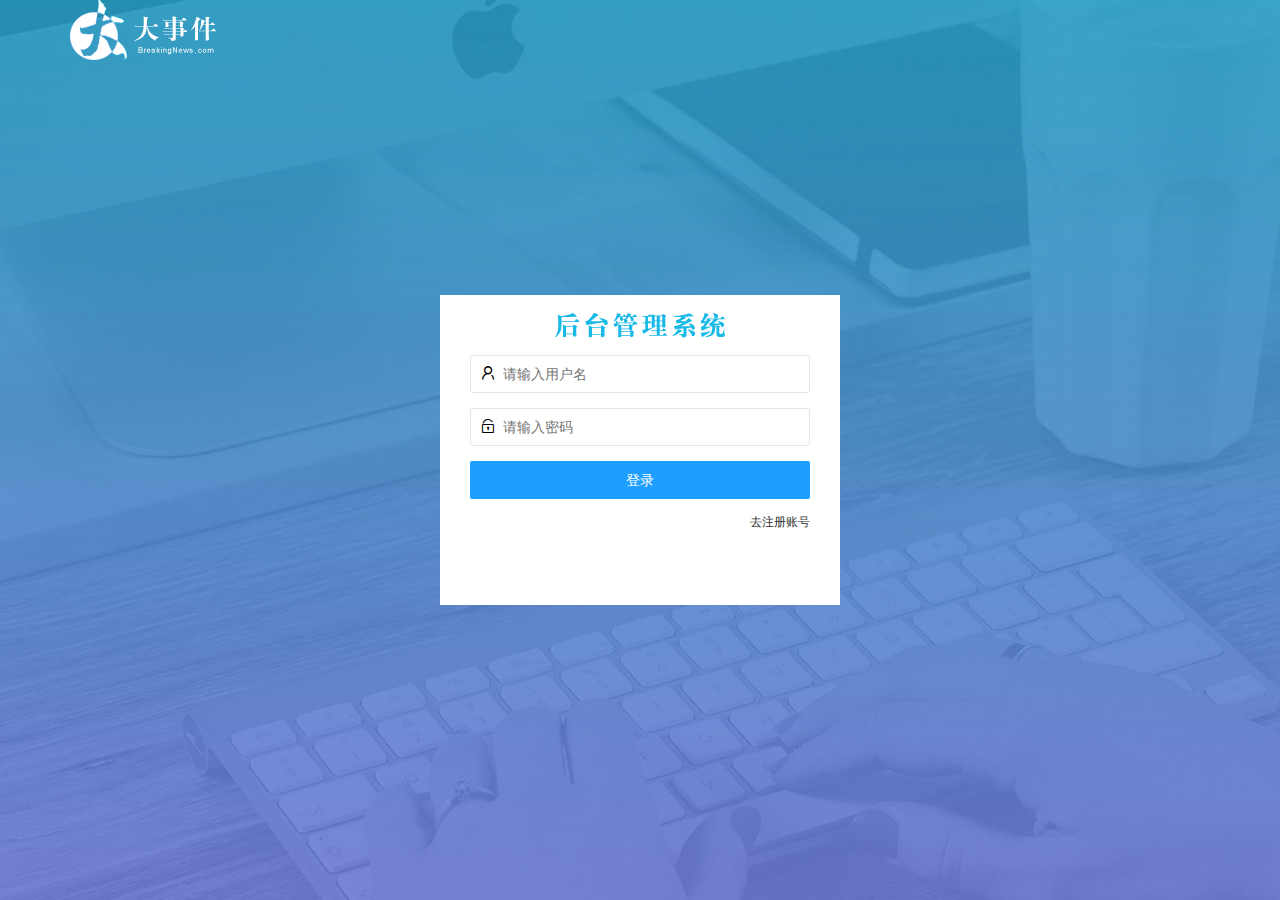
<file: login.html>
<!DOCTYPE html>
<html lang="en">
  <head>
    <meta charset="UTF-8" />
    <meta http-equiv="X-UA-Compatible" content="IE=edge" />
    <meta name="viewport" content="width=device-width, initial-scale=1.0" />
    <title>登录注册页面</title>
    <link rel="stylesheet" href="/assets/lib/layui/css/layui.css" />
    <link rel="stylesheet" href="/assets/css/loggin.css" />
  </head>
  <body>
    <!-- 头部 logo 区域 -->
    <div class="layui-main">
      <img src="/assets/images/logo.png" alt="" />
    </div>

    <!-- 登录注册区域 -->
    <div class="loginAndRegBox">
      <!-- 登录标题 -->
      <div class="title-box"></div>
      <!-- 登录 -->
      <div class="login-box">
        <form class="layui-form" id="form_login">
          <!-- 用户名 -->
          <div class="layui-form-item">
            <i class="layui-icon layui-icon-username"></i>
            <input
              type="text"
              name="username"
              required
              lay-verify="required"
              placeholder="请输入用户名"
              autocomplete="off"
              class="layui-input"
            />
          </div>

          <!-- 密码 -->
          <div class="layui-form-item">
            <i class="layui-icon layui-icon-password"></i>
            <input
              type="password"
              name="password"
              required
              lay-verify="required|password"
              placeholder="请输入密码"
              autocomplete="off"
              class="layui-input"
            />
          </div>

          <!-- 登录按钮 -->
          <div class="layui-form-item">
            <!-- 注意：表单提交按钮和普通按钮的区别，就是 lay-submit 属性 -->
            <button
              class="layui-btn layui-btn-normal layui-btn-fluid"
              lay-submit
            >
              登录
            </button>
          </div>
          <div class="layui-form-item link">
            <a href="javascript:;" id="link_reg">去注册账号</a>
          </div>
        </form>
      </div>
      <!-- 注册 -->
      <div class="reg-box">
        <form class="layui-form" id="form_reg">
          <!-- 用户名 -->
          <div class="layui-form-item">
            <i class="layui-icon layui-icon-username"></i>
            <input
              type="text"
              name="username"
              required
              lay-verify="required"
              placeholder="请输入用户名"
              autocomplete="off"
              class="layui-input"
            />
          </div>

          <!-- 密码 -->
          <div class="layui-form-item">
            <i class="layui-icon layui-icon-password"></i>
            <input
              type="password"
              name="password"
              required
              lay-verify="required|password"
              placeholder="请输入密码"
              autocomplete="off"
              class="layui-input"
            />
          </div>

          <!-- 确认密码 -->
          <div class="layui-form-item">
            <i class="layui-icon layui-icon-password"></i>
            <input
              type="password"
              name="repassword"
              required
              lay-verify="required|password|repassword"
              placeholder="再次确认密码"
              autocomplete="off"
              class="layui-input"
            />
          </div>
          
          <!-- 注册按钮 -->
          <div class="layui-form-item">
            <!-- 注意：表单提交按钮和普通按钮的区别，就是 lay-submit 属性 -->
            <button
              class="layui-btn layui-btn-normal layui-btn-fluid"
              lay-submit
            >
              注册
            </button>
          </div>
          <div class="layui-form-item link">
            <a href="javascript:;" id="link_login">去登录</a>
          </div>
        </form>
      </div>
    </div>

    <script src="/assets/lib/layui/layui.all.js"></script>
    <script src="/assets/lib/jquery.js"></script>
    <script src="/assets/js/baseAPI.js"></script>
    <script src="/assets/js/login.js"></script>
  </body>
</html>
</file>
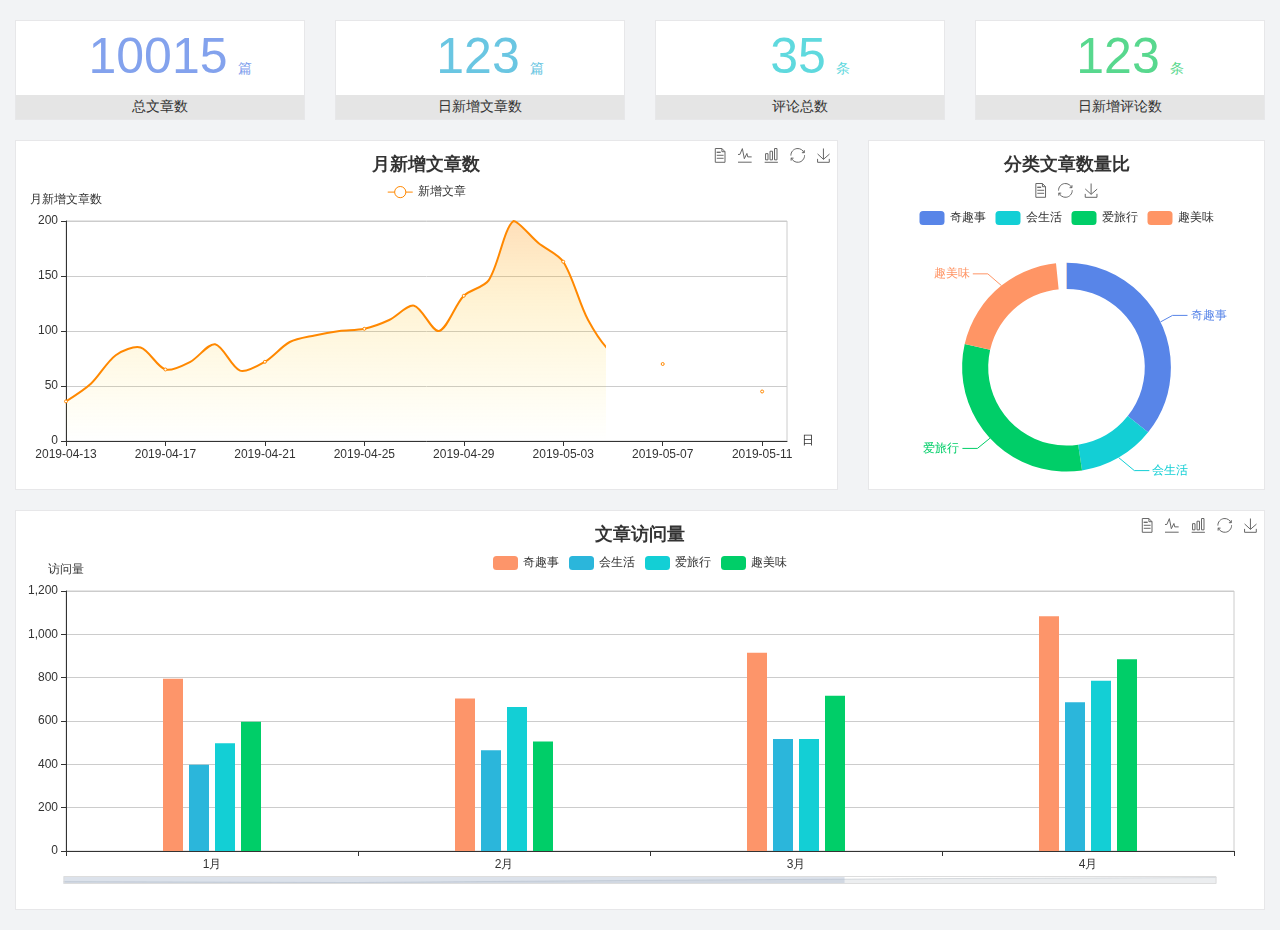
<file: home/dashboard.html>
<!DOCTYPE html>
<html lang="en">

<head>
  <meta charset="UTF-8">
  <meta name="viewport" content="width=device-width, initial-scale=1.0">
  <meta http-equiv="X-UA-Compatible" content="ie=edge">
  <title>图表统计</title>
  <link rel="stylesheet" href="../../assets/lib/bootstrap.css" />
  <link rel="stylesheet" href="../../assets/lib/main.css" />
  <script src="../../assets/lib/jquery.js"></script>
  <script type="text/javascript" src="../../assets/lib/echarts.min.js"></script>
</head>

<body>
  <div class="container-fluid">
    <div class="row spannel_list">
      <div class="col-sm-3 col-xs-6">
        <div class="spannel">
          <em>10015</em><span>篇</span>
          <b>总文章数</b>
        </div>
      </div>
      <div class="col-sm-3 col-xs-6">
        <div class="spannel scolor01">
          <em>123</em><span>篇</span>
          <b>日新增文章数</b>
        </div>
      </div>
      <div class="col-sm-3 col-xs-6">
        <div class="spannel scolor02">
          <em>35</em><span>条</span>
          <b>评论总数</b>
        </div>
      </div>
      <div class="col-sm-3 col-xs-6">
        <div class="spannel scolor03">
          <em>123</em><span>条</span>
          <b>日新增评论数</b>
        </div>
      </div>
    </div>
  </div>

  <div class="container-fluid">
    <div class="row curve-pie">
      <div class="col-lg-8 col-md-8">
        <div class="gragh_pannel" id="curve_show"></div>
      </div>
      <div class="col-lg-4 col-md-4">
        <div class="gragh_pannel" id="pie_show"></div>
      </div>
    </div>
  </div>

  <div class="container-fluid">
    <div class="column_pannel" id="column_show"></div>
  </div>

  <script>
    var oChart = echarts.init(document.getElementById('curve_show'));
    var aList_all = [
      { 'count': 36, 'date': '2019-04-13' },
      { 'count': 52, 'date': '2019-04-14' },
      { 'count': 78, 'date': '2019-04-15' },
      { 'count': 85, 'date': '2019-04-16' },
      { 'count': 65, 'date': '2019-04-17' },
      { 'count': 72, 'date': '2019-04-18' },
      { 'count': 88, 'date': '2019-04-19' },
      { 'count': 64, 'date': '2019-04-20' },
      { 'count': 72, 'date': '2019-04-21' },
      { 'count': 90, 'date': '2019-04-22' },
      { 'count': 96, 'date': '2019-04-23' },
      { 'count': 100, 'date': '2019-04-24' },
      { 'count': 102, 'date': '2019-04-25' },
      { 'count': 110, 'date': '2019-04-26' },
      { 'count': 123, 'date': '2019-04-27' },
      { 'count': 100, 'date': '2019-04-28' },
      { 'count': 132, 'date': '2019-04-29' },
      { 'count': 146, 'date': '2019-04-30' },
      { 'count': 200, 'date': '2019-05-01' },
      { 'count': 180, 'date': '2019-05-02' },
      { 'count': 163, 'date': '2019-05-03' },
      { 'count': 110, 'date': '2019-05-04' },
      { 'count': 80, 'date': '2019-05-05' },
      { 'count': 82, 'date': '2019-05-06' },
      { 'count': 70, 'date': '2019-05-07' },
      { 'count': 65, 'date': '2019-05-08' },
      { 'count': 54, 'date': '2019-05-09' },
      { 'count': 40, 'date': '2019-05-10' },
      { 'count': 45, 'date': '2019-05-11' },
      { 'count': 38, 'date': '2019-05-12' },
    ];

    let aCount = [];
    let aDate = [];

    for (var i = 0; i < aList_all.length; i++) {
      aCount.push(aList_all[i].count);
      aDate.push(aList_all[i].date);
    }

    var chartopt = {
      title: {
        text: '月新增文章数',
        left: 'center',
        top: '10'
      },
      tooltip: {
        trigger: 'axis'
      },
      legend: {
        data: ['新增文章'],
        top: '40'
      },
      toolbox: {
        show: true,
        feature: {
          mark: { show: true },
          dataView: { show: true, readOnly: false },
          magicType: { show: true, type: ['line', 'bar'] },
          restore: { show: true },
          saveAsImage: { show: true }
        }
      },
      calculable: true,
      xAxis: [
        {
          name: '日',
          type: 'category',
          boundaryGap: false,
          data: aDate
        }
      ],
      yAxis: [
        {
          name: '月新增文章数',
          type: 'value'
        }
      ],
      series: [
        {
          name: '新增文章',
          type: 'line',
          smooth: true,
          itemStyle: { normal: { areaStyle: { type: 'default' }, color: '#f80' }, lineStyle: { color: '#f80' } },
          data: aCount
        }],
      areaStyle: {
        normal: {
          color: new echarts.graphic.LinearGradient(0, 0, 0, 1, [{
            offset: 0,
            color: 'rgba(255,136,0,0.39)'
          }, {
            offset: .34,
            color: 'rgba(255,180,0,0.25)'
          }, {
            offset: 1,
            color: 'rgba(255,222,0,0.00)'
          }])

        }
      },
      grid: {
        show: true,
        x: 50,
        x2: 50,
        y: 80,
        height: 220
      }
    };

    oChart.setOption(chartopt);


    var oPie = echarts.init(document.getElementById('pie_show'));
    var oPieopt =
    {
      title: {
        top: 10,
        text: '分类文章数量比',
        x: 'center'
      },
      tooltip: {
        trigger: 'item',
        formatter: "{a} <br/>{b} : {c} ({d}%)"
      },
      color: ['#5885e8', '#13cfd5', '#00ce68', '#ff9565'],
      legend: {
        x: 'center',
        top: 65,
        data: ['奇趣事', '会生活', '爱旅行', '趣美味']
      },
      toolbox: {
        show: true,
        x: 'center',
        top: 35,
        feature: {
          mark: { show: true },
          dataView: { show: true, readOnly: false },
          magicType: {
            show: true,
            type: ['pie', 'funnel'],
            option: {
              funnel: {
                x: '25%',
                width: '50%',
                funnelAlign: 'left',
                max: 1548
              }
            }
          },
          restore: { show: true },
          saveAsImage: { show: true }
        }
      },
      calculable: true,
      series: [
        {
          name: '访问来源',
          type: 'pie',
          radius: ['45%', '60%'],
          center: ['50%', '65%'],
          data: [
            { value: 300, name: '奇趣事' },
            { value: 100, name: '会生活' },
            { value: 260, name: '爱旅行' },
            { value: 180, name: '趣美味' }
          ]
        }
      ]
    };
    oPie.setOption(oPieopt);



    var oColumn = this.echarts.init(document.getElementById('column_show'));
    var oColumnopt =
    {
      title: {
        text: '文章访问量',
        left: 'center',
        top: '10'
      },
      tooltip: {
        trigger: 'axis'
      },
      legend: {
        data: ['奇趣事', '会生活', '爱旅行', '趣美味'],
        top: '40'
      },
      toolbox: {
        show: true,
        feature: {
          mark: { show: true },
          dataView: { show: true, readOnly: false },
          magicType: { show: true, type: ['line', 'bar'] },
          restore: { show: true },
          saveAsImage: { show: true }
        }
      },
      calculable: true,
      xAxis: [
        {
          type: 'category',
          data: ['1月', '2月', '3月', '4月', '5月']
        }
      ],
      yAxis: [
        {
          name: '访问量',
          type: 'value'
        }
      ],
      series: [
        {
          name: '奇趣事',
          type: 'bar',
          barWidth: 20,
          itemStyle: {
            normal: { areaStyle: { type: 'default' }, color: '#fd956a' }
          },
          data: [800, 708, 920, 1090, 1200]
        },
        {
          name: '会生活',
          type: 'bar',
          barWidth: 20,
          itemStyle: {
            normal: { areaStyle: { type: 'default' }, color: '#2bb6db' }
          },
          data: [400, 468, 520, 690, 800]
        },
        {
          name: '爱旅行',
          type: 'bar',
          barWidth: 20,
          itemStyle: {
            normal: { areaStyle: { type: 'default' }, color: '#13cfd5' }
          },
          data: [500, 668, 520, 790, 900]
        },
        {
          name: '趣美味',
          type: 'bar',
          barWidth: 20,
          itemStyle: {
            normal: { areaStyle: { type: 'default' }, color: '#00ce68' }
          },
          data: [600, 508, 720, 890, 1000]
        }
      ],
      grid: {
        show: true,
        x: 50,
        x2: 30,
        y: 80,
        height: 260
      },
      dataZoom: [//给x轴设置滚动条
        {
          start: 0,//默认为0
          end: 100 - 1000 / 31,//默认为100
          type: 'slider',
          show: true,
          xAxisIndex: [0],
          handleSize: 0,//滑动条的 左右2个滑动条的大小
          height: 8,//组件高度
          left: 45, //左边的距离
          right: 50,//右边的距离
          bottom: 26,//右边的距离
          handleColor: '#ddd',//h滑动图标的颜色
          handleStyle: {
            borderColor: "#cacaca",
            borderWidth: "1",
            shadowBlur: 2,
            background: "#ddd",
            shadowColor: "#ddd",
          }
        }]
    };
    oColumn.setOption(oColumnopt);
  </script>
</body>

</html>
</file>
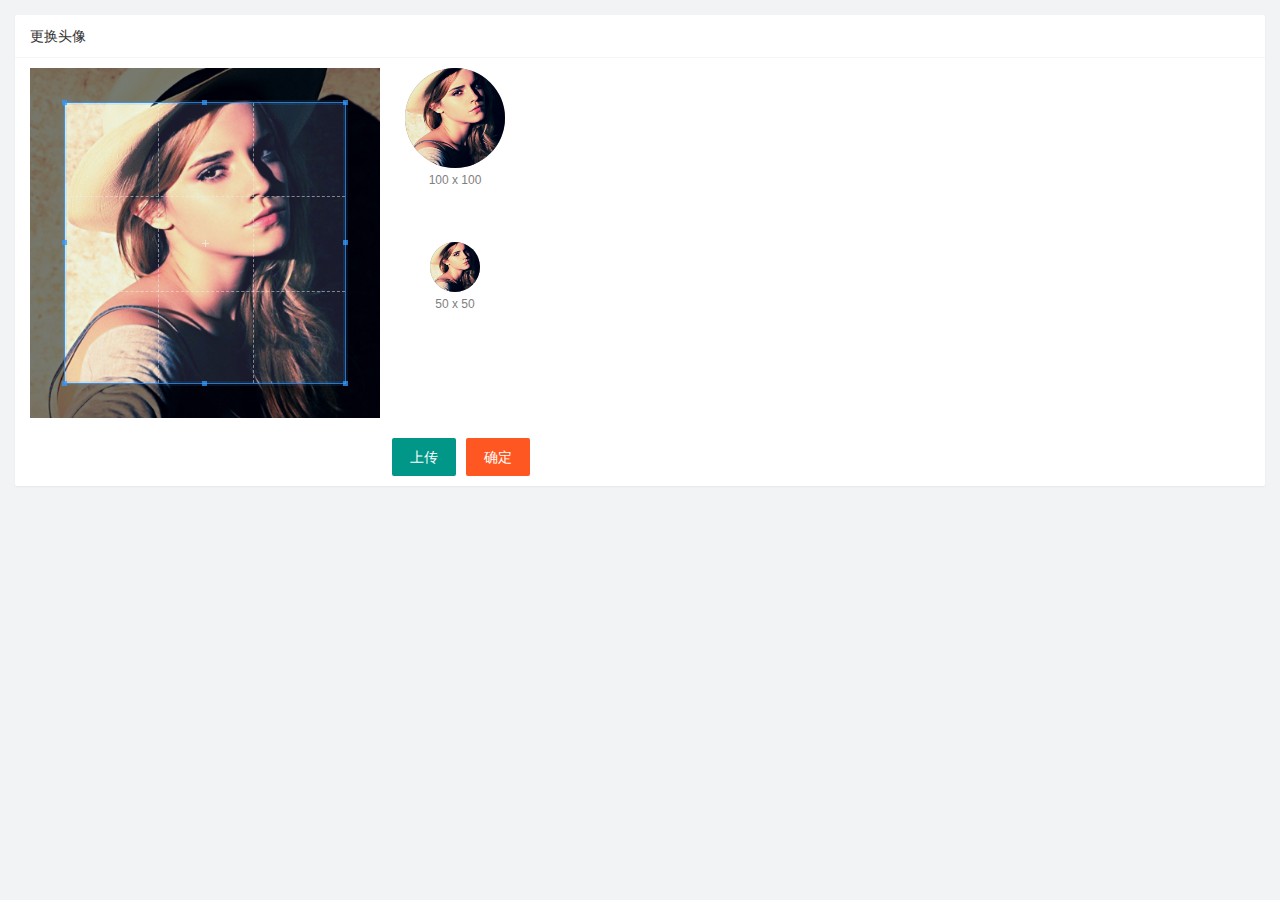
<file: user/user_avatar.html>
<!DOCTYPE html>
<html lang="en">
  <head>
    <meta charset="UTF-8" />
    <meta http-equiv="X-UA-Compatible" content="IE=edge" />
    <meta name="viewport" content="width=device-width, initial-scale=1.0" />
    <title>Document</title>
    <link rel="stylesheet" href="/assets/lib/layui/css/layui.css" />
    <link rel="stylesheet" href="/assets/lib/cropper/cropper.css" />
    <link rel="stylesheet" href="/assets/css/user_avatar.css" />
  </head>
  <body>
    <div class="layui-card">
      <input type="file" id="file" accept="image/png,image/jpeg" />
      <div class="layui-card-header">更换头像</div>
      <div class="layui-card-body">
        <!-- 第一行的图片裁剪和预览区域 -->
        <div class="row1">
          <!-- 图片裁剪区域 -->
          <div class="cropper-box">
            <!-- 这个 img 标签很重要，将来会把它初始化为裁剪区域 -->
            <img id="image" src="/assets/images/sample.jpg" />
          </div>
          <!-- 图片的预览区域 -->
          <div class="preview-box">
            <div>
              <!-- 宽高为 100px 的预览区域 -->
              <div class="img-preview w100"></div>
              <p class="size">100 x 100</p>
            </div>
            <div>
              <!-- 宽高为 50px 的预览区域 -->
              <div class="img-preview w50"></div>
              <p class="size">50 x 50</p>
            </div>
          </div>
        </div>
        <!-- 第二行的按钮区域 -->
        <div class="row2">
          <button type="button" class="layui-btn" id="uploadBtn">上传</button>
          <button type="button" class="layui-btn layui-btn-danger" id="confirmBtn">确定</button>
        </div>
      </div>
    </div>
    <script src="/assets/lib/layui/layui.all.js"></script>
    <script src="/assets/lib/jquery.js"></script>
    <script src="/assets/lib/cropper/Cropper.js"></script>
    <script src="/assets/lib/cropper/jquery-cropper.js"></script>
    <script src="/assets/js/baseAPI.js"></script>
    <script src="/assets/js/user_avatar.js"></script>
  </body>
</html>
</file>
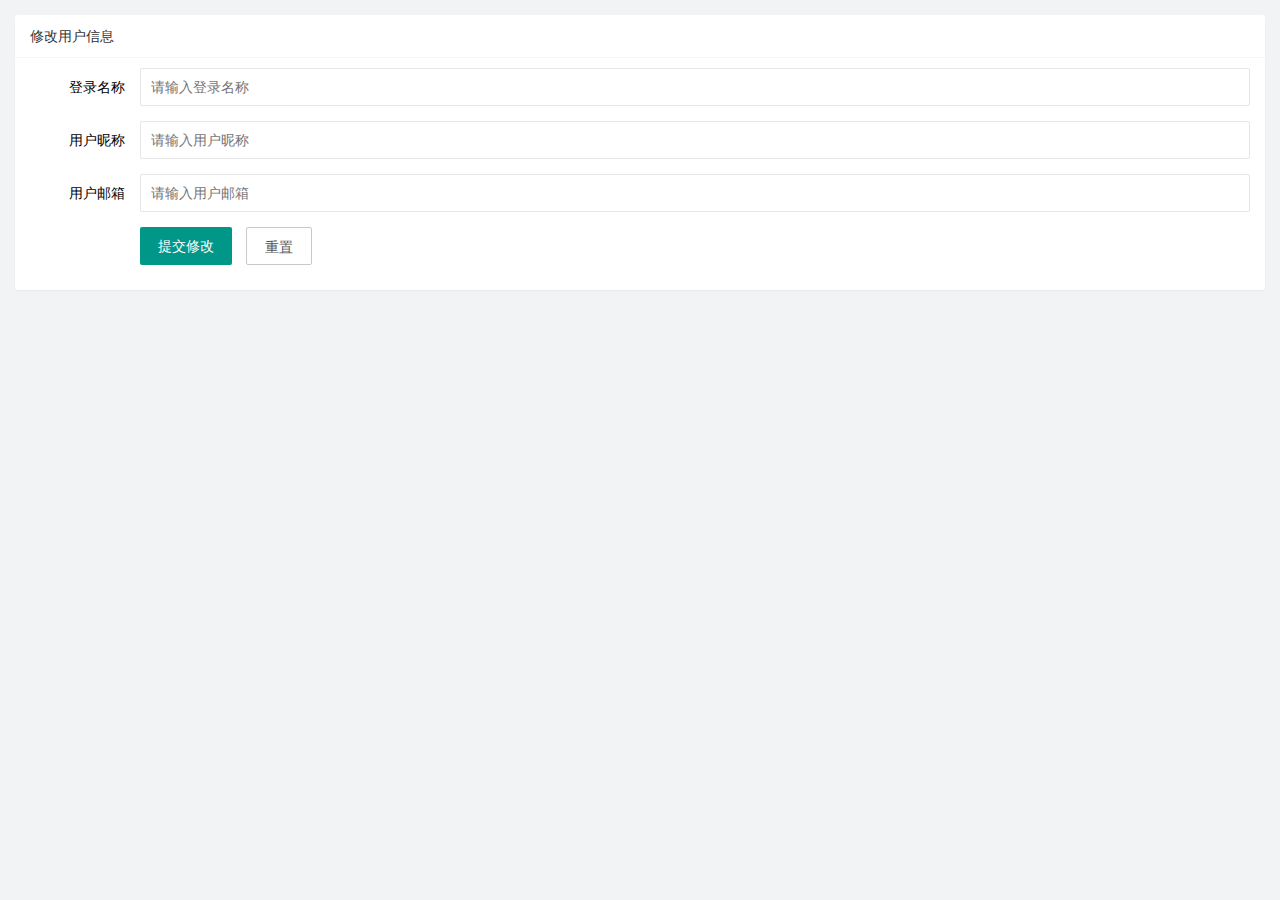
<file: user/user_info.html>
<!DOCTYPE html>
<html lang="en">
  <head>
    <meta charset="UTF-8" />
    <meta http-equiv="X-UA-Compatible" content="IE=edge" />
    <meta name="viewport" content="width=device-width, initial-scale=1.0" />
    <title>Document</title>
    <link rel="stylesheet" href="/assets/lib/layui/css/layui.css" />
    <link rel="stylesheet" href="/assets/css/user_info.css" />
  </head>
  <body>
    <div class="layui-card">
      <div class="layui-card-header">修改用户信息</div>
      <div class="layui-card-body">
        <!-- form 表单 -->
        <form class="layui-form" action="" lay-filter="formUserInfo">
          <!-- 隐藏域 -->
          <input type="hidden" name="id" />
          <!-- 省略其他代码 -->
          <div class="layui-form-item">
            <label class="layui-form-label">登录名称</label>
            <div class="layui-input-block">
              <input
                type="text"
                name="username"
                required
                readonly
                lay-verify="required"
                placeholder="请输入登录名称"
                autocomplete="off"
                class="layui-input"
              />
            </div>
          </div>
          <div class="layui-form-item">
            <label class="layui-form-label">用户昵称</label>
            <div class="layui-input-block">
              <input
                type="text"
                name="nickname"
                required
                lay-verify="required|nickname"
                placeholder="请输入用户昵称"
                autocomplete="off"
                class="layui-input"
              />
            </div>
          </div>
          <div class="layui-form-item">
            <label class="layui-form-label">用户邮箱</label>
            <div class="layui-input-block">
              <input
                type="text"
                name="email"
                required
                lay-verify="required|email"
                placeholder="请输入用户邮箱"
                autocomplete="off"
                class="layui-input"
              />
            </div>
          </div>
          <div class="layui-form-item">
            <div class="layui-input-block">
              <button class="layui-btn" lay-submit lay-filter="formDemo">
                提交修改
              </button>
              <button
                type="reset"
                class="layui-btn layui-btn-primary"
                id="resetBtn"
              >
                重置
              </button>
            </div>
          </div>
        </form>
      </div>
    </div>
    <script src="/assets/lib/layui/layui.all.js"></script>
    <script src="/assets/lib/jquery.js"></script>
    <script src="/assets/js/baseAPI.js"></script>
    <script src="/assets/js/user_info.js"></script>
  </body>
</html>
</file>
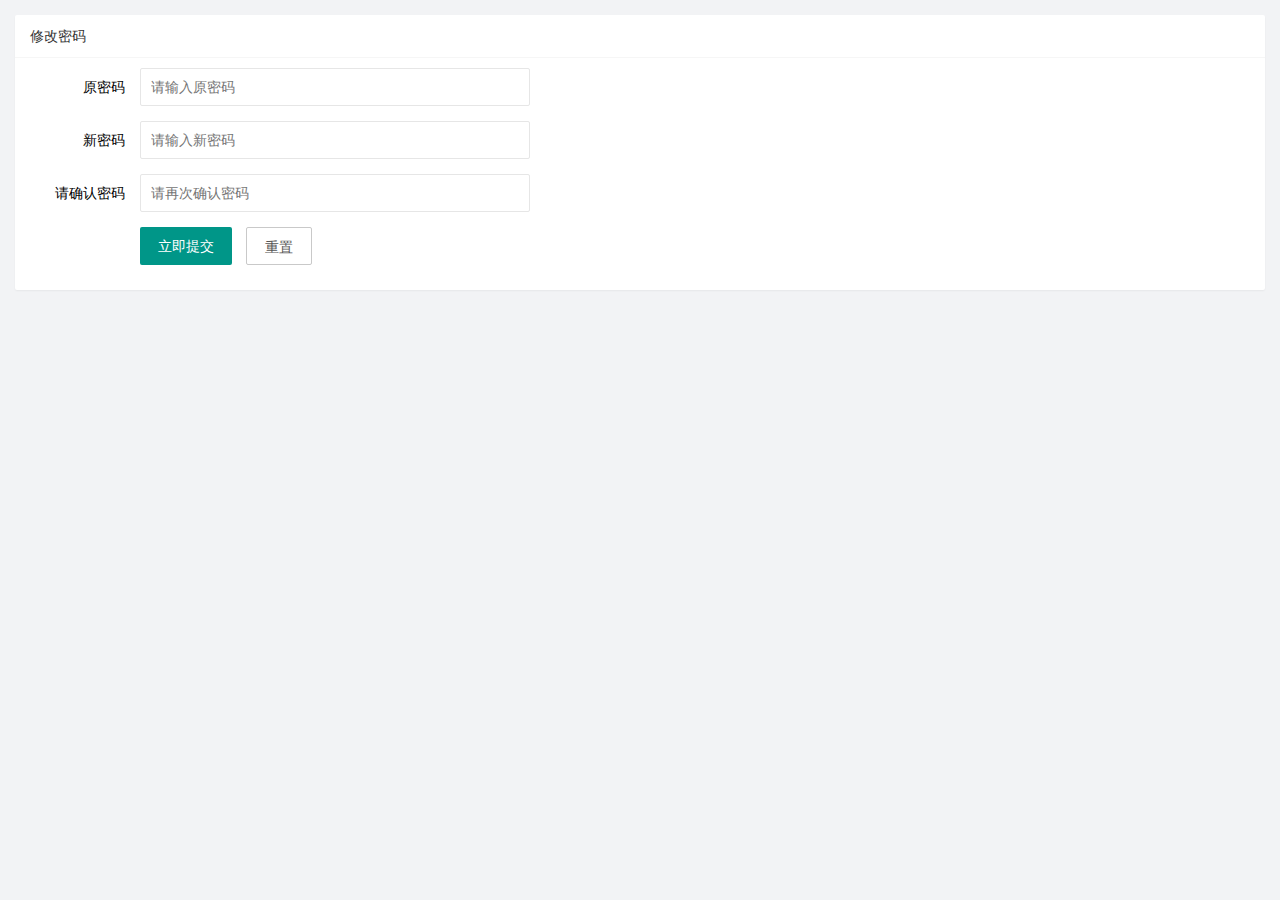
<file: user/user_pwd.html>
<!DOCTYPE html>
<html lang="en">
  <head>
    <meta charset="UTF-8" />
    <meta http-equiv="X-UA-Compatible" content="IE=edge" />
    <meta name="viewport" content="width=device-width, initial-scale=1.0" />
    <title>Document</title>
    <link rel="stylesheet" href="/assets/lib/layui/css/layui.css" />
    <link rel="stylesheet" href="/assets/css/user_pwd.css" />
  </head>
  <body>
    <div class="layui-card">
      <div class="layui-card-header">修改密码</div>
      <div class="layui-card-body">
        <form class="layui-form" action="" lay-filter="formPassword">
          <div class="layui-form-item">
            <label class="layui-form-label">原密码</label>
            <div class="layui-input-block">
              <input
                type="password"
                name="oldPwd"
                required
                lay-verify="required|pwd"
                placeholder="请输入原密码"
                autocomplete="off"
                class="layui-input"
              />
            </div>
          </div>
          <div class="layui-form-item">
            <label class="layui-form-label">新密码</label>
            <div class="layui-input-block">
              <input
                type="password"
                name="newPwd"
                required
                lay-verify="required|pwd|samePwd"
                placeholder="请输入新密码"
                autocomplete="off"
                class="layui-input"
              />
            </div>
          </div>
          <div class="layui-form-item">
            <label class="layui-form-label">请确认密码</label>
            <div class="layui-input-block">
              <input
                type="password"
                name="rePwd"
                required
                lay-verify="required|pwd|rePwd"
                placeholder="请再次确认密码"
                autocomplete="off"
                class="layui-input"
              />
            </div>
          </div>
          <div class="layui-form-item">
            <div class="layui-input-block">
              <button class="layui-btn" lay-submit lay-filter="formDemo">
                立即提交
              </button>
              <button type="reset" class="layui-btn layui-btn-primary">
                重置
              </button>
            </div>
          </div>
        </form>
      </div>
    </div>
    <script src="/assets/lib/layui/layui.all.js"></script>
    <script src="/assets/lib/jquery.js"></script>
    <script src="/assets/js/baseAPI.js"></script>
    <script src="/assets/js/user_pwd.js"></script>
  </body>
</html>
</file>
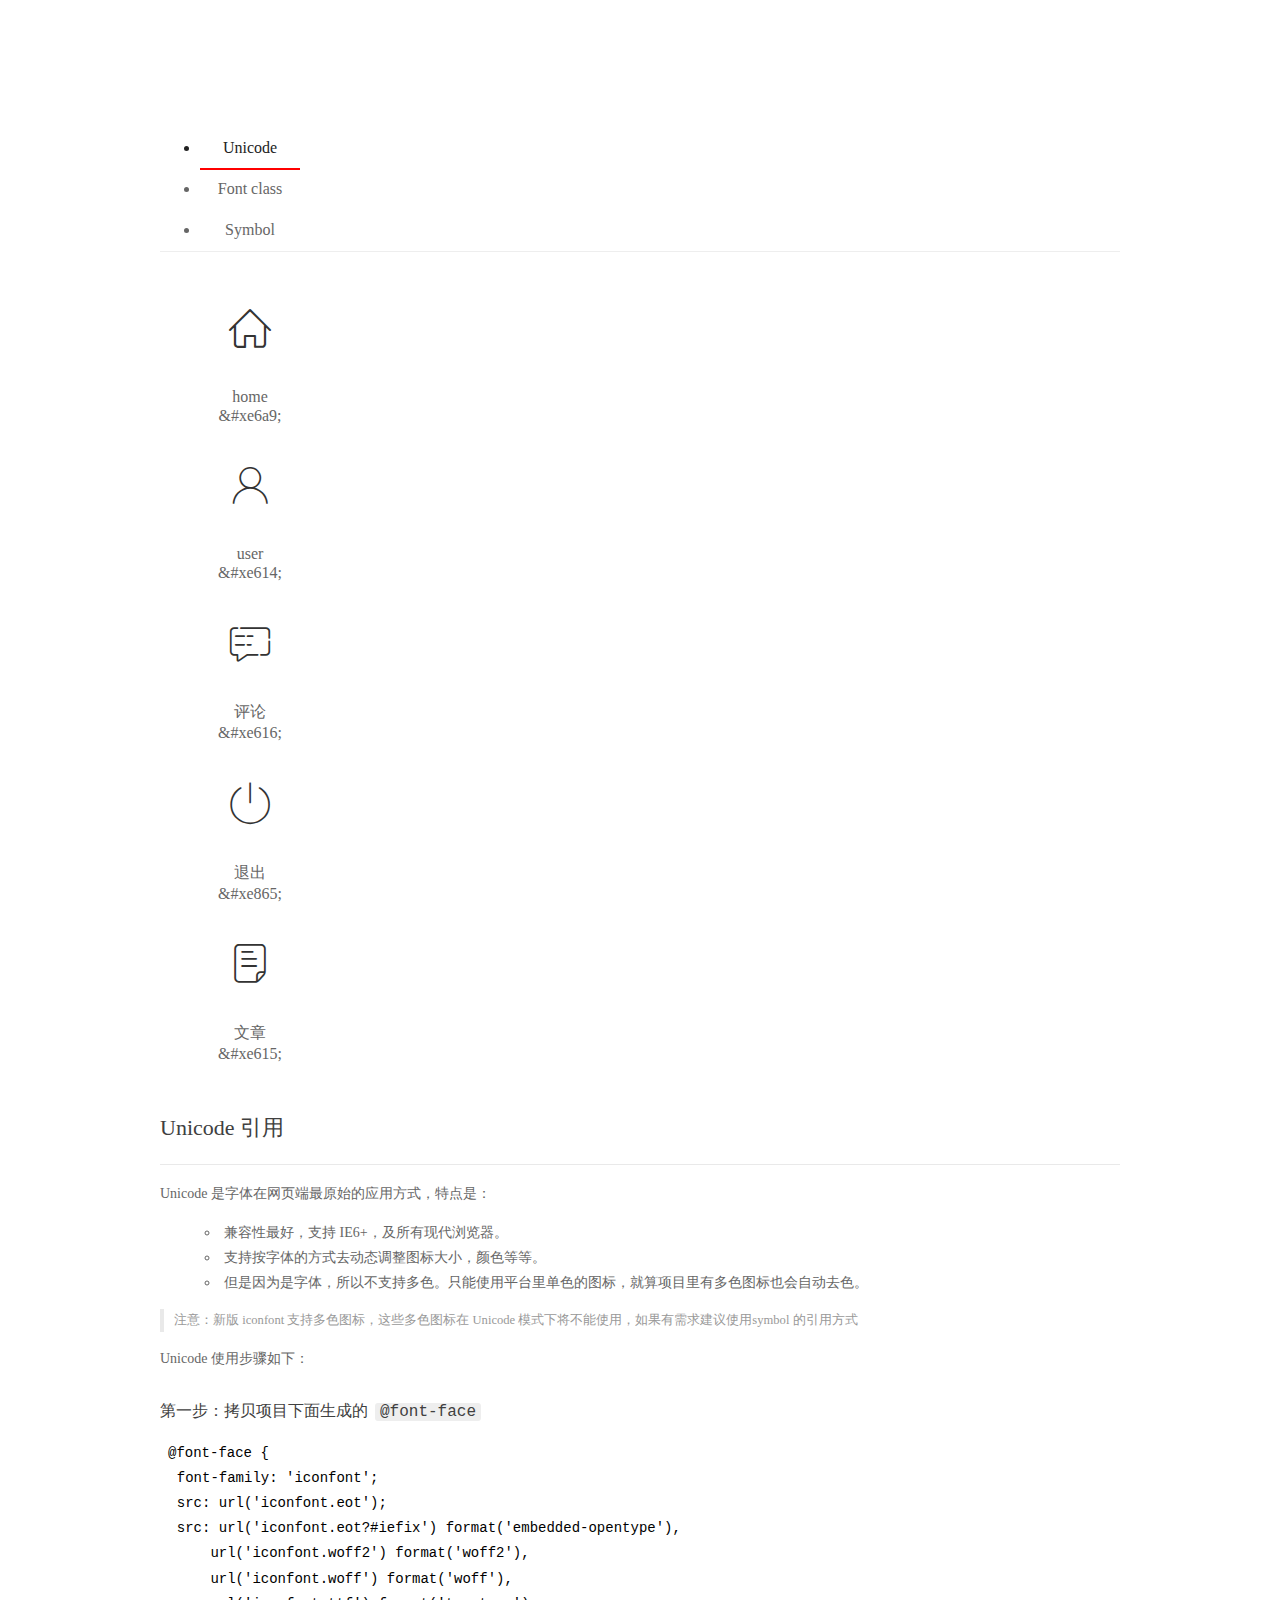
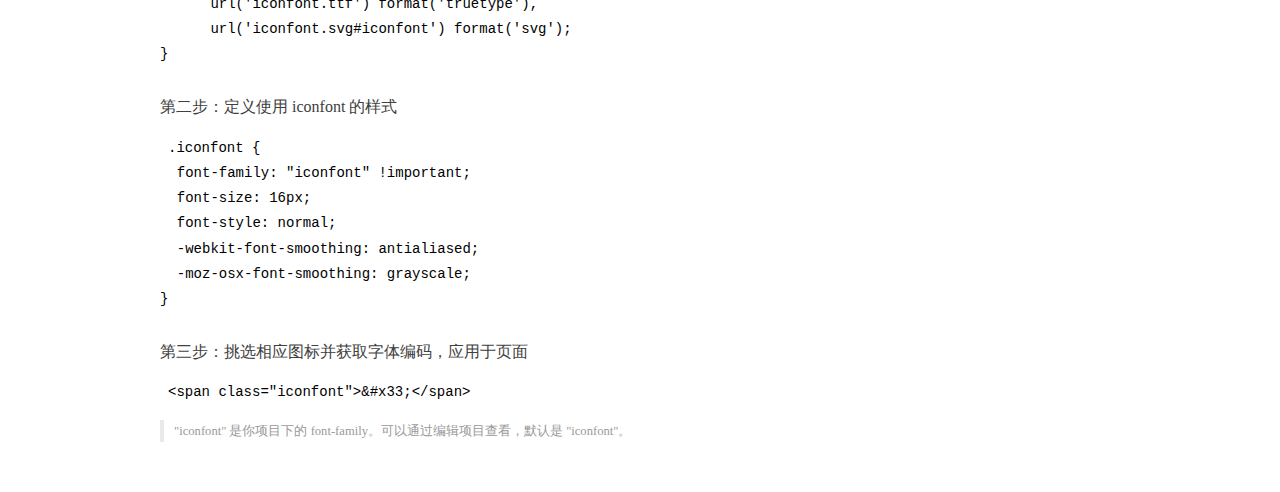
<file: assets/fonts/demo_index.html>
<!DOCTYPE html>
<html>
<head>
  <meta charset="utf-8"/>
  <title>IconFont Demo</title>
  <link rel="shortcut icon" href="https://gtms04.alicdn.com/tps/i4/TB1_oz6GVXXXXaFXpXXJDFnIXXX-64-64.ico" type="image/x-icon"/>
  <link rel="stylesheet" href="https://g.alicdn.com/thx/cube/1.3.2/cube.min.css">
  <link rel="stylesheet" href="demo.css">
  <link rel="stylesheet" href="iconfont.css">
  <script src="iconfont.js"></script>
  <!-- jQuery -->
  <script src="https://a1.alicdn.com/oss/uploads/2018/12/26/7bfddb60-08e8-11e9-9b04-53e73bb6408b.js"></script>
  <!-- 代码高亮 -->
  <script src="https://a1.alicdn.com/oss/uploads/2018/12/26/a3f714d0-08e6-11e9-8a15-ebf944d7534c.js"></script>
</head>
<body>
  <div class="main">
    <h1 class="logo"><a href="https://www.iconfont.cn/" title="iconfont 首页" target="_blank">&#xe86b;</a></h1>
    <div class="nav-tabs">
      <ul id="tabs" class="dib-box">
        <li class="dib active"><span>Unicode</span></li>
        <li class="dib"><span>Font class</span></li>
        <li class="dib"><span>Symbol</span></li>
      </ul>
      
    </div>
    <div class="tab-container">
      <div class="content unicode" style="display: block;">
          <ul class="icon_lists dib-box">
          
            <li class="dib">
              <span class="icon iconfont">&#xe6a9;</span>
                <div class="name">home</div>
                <div class="code-name">&amp;#xe6a9;</div>
              </li>
          
            <li class="dib">
              <span class="icon iconfont">&#xe614;</span>
                <div class="name">user</div>
                <div class="code-name">&amp;#xe614;</div>
              </li>
          
            <li class="dib">
              <span class="icon iconfont">&#xe616;</span>
                <div class="name">评论</div>
                <div class="code-name">&amp;#xe616;</div>
              </li>
          
            <li class="dib">
              <span class="icon iconfont">&#xe865;</span>
                <div class="name">退出</div>
                <div class="code-name">&amp;#xe865;</div>
              </li>
          
            <li class="dib">
              <span class="icon iconfont">&#xe615;</span>
                <div class="name">文章</div>
                <div class="code-name">&amp;#xe615;</div>
              </li>
          
          </ul>
          <div class="article markdown">
          <h2 id="unicode-">Unicode 引用</h2>
          <hr>

          <p>Unicode 是字体在网页端最原始的应用方式，特点是：</p>
          <ul>
            <li>兼容性最好，支持 IE6+，及所有现代浏览器。</li>
            <li>支持按字体的方式去动态调整图标大小，颜色等等。</li>
            <li>但是因为是字体，所以不支持多色。只能使用平台里单色的图标，就算项目里有多色图标也会自动去色。</li>
          </ul>
          <blockquote>
            <p>注意：新版 iconfont 支持多色图标，这些多色图标在 Unicode 模式下将不能使用，如果有需求建议使用symbol 的引用方式</p>
          </blockquote>
          <p>Unicode 使用步骤如下：</p>
          <h3 id="-font-face">第一步：拷贝项目下面生成的 <code>@font-face</code></h3>
<pre><code class="language-css"
>@font-face {
  font-family: 'iconfont';
  src: url('iconfont.eot');
  src: url('iconfont.eot?#iefix') format('embedded-opentype'),
      url('iconfont.woff2') format('woff2'),
      url('iconfont.woff') format('woff'),
      url('iconfont.ttf') format('truetype'),
      url('iconfont.svg#iconfont') format('svg');
}
</code></pre>
          <h3 id="-iconfont-">第二步：定义使用 iconfont 的样式</h3>
<pre><code class="language-css"
>.iconfont {
  font-family: "iconfont" !important;
  font-size: 16px;
  font-style: normal;
  -webkit-font-smoothing: antialiased;
  -moz-osx-font-smoothing: grayscale;
}
</code></pre>
          <h3 id="-">第三步：挑选相应图标并获取字体编码，应用于页面</h3>
<pre>
<code class="language-html"
>&lt;span class="iconfont"&gt;&amp;#x33;&lt;/span&gt;
</code></pre>
          <blockquote>
            <p>"iconfont" 是你项目下的 font-family。可以通过编辑项目查看，默认是 "iconfont"。</p>
          </blockquote>
          </div>
      </div>
      <div class="content font-class">
        <ul class="icon_lists dib-box">
          
          <li class="dib">
            <span class="icon iconfont icon-home"></span>
            <div class="name">
              home
            </div>
            <div class="code-name">.icon-home
            </div>
          </li>
          
          <li class="dib">
            <span class="icon iconfont icon-user"></span>
            <div class="name">
              user
            </div>
            <div class="code-name">.icon-user
            </div>
          </li>
          
          <li class="dib">
            <span class="icon iconfont icon-pinglun"></span>
            <div class="name">
              评论
            </div>
            <div class="code-name">.icon-pinglun
            </div>
          </li>
          
          <li class="dib">
            <span class="icon iconfont icon-tuichu"></span>
            <div class="name">
              退出
            </div>
            <div class="code-name">.icon-tuichu
            </div>
          </li>
          
          <li class="dib">
            <span class="icon iconfont icon-16"></span>
            <div class="name">
              文章
            </div>
            <div class="code-name">.icon-16
            </div>
          </li>
          
        </ul>
        <div class="article markdown">
        <h2 id="font-class-">font-class 引用</h2>
        <hr>

        <p>font-class 是 Unicode 使用方式的一种变种，主要是解决 Unicode 书写不直观，语意不明确的问题。</p>
        <p>与 Unicode 使用方式相比，具有如下特点：</p>
        <ul>
          <li>兼容性良好，支持 IE8+，及所有现代浏览器。</li>
          <li>相比于 Unicode 语意明确，书写更直观。可以很容易分辨这个 icon 是什么。</li>
          <li>因为使用 class 来定义图标，所以当要替换图标时，只需要修改 class 里面的 Unicode 引用。</li>
          <li>不过因为本质上还是使用的字体，所以多色图标还是不支持的。</li>
        </ul>
        <p>使用步骤如下：</p>
        <h3 id="-fontclass-">第一步：引入项目下面生成的 fontclass 代码：</h3>
<pre><code class="language-html">&lt;link rel="stylesheet" href="./iconfont.css"&gt;
</code></pre>
        <h3 id="-">第二步：挑选相应图标并获取类名，应用于页面：</h3>
<pre><code class="language-html">&lt;span class="iconfont icon-xxx"&gt;&lt;/span&gt;
</code></pre>
        <blockquote>
          <p>"
            iconfont" 是你项目下的 font-family。可以通过编辑项目查看，默认是 "iconfont"。</p>
        </blockquote>
      </div>
      </div>
      <div class="content symbol">
          <ul class="icon_lists dib-box">
          
            <li class="dib">
                <svg class="icon svg-icon" aria-hidden="true">
                  <use xlink:href="#icon-home"></use>
                </svg>
                <div class="name">home</div>
                <div class="code-name">#icon-home</div>
            </li>
          
            <li class="dib">
                <svg class="icon svg-icon" aria-hidden="true">
                  <use xlink:href="#icon-user"></use>
                </svg>
                <div class="name">user</div>
                <div class="code-name">#icon-user</div>
            </li>
          
            <li class="dib">
                <svg class="icon svg-icon" aria-hidden="true">
                  <use xlink:href="#icon-pinglun"></use>
                </svg>
                <div class="name">评论</div>
                <div class="code-name">#icon-pinglun</div>
            </li>
          
            <li class="dib">
                <svg class="icon svg-icon" aria-hidden="true">
                  <use xlink:href="#icon-tuichu"></use>
                </svg>
                <div class="name">退出</div>
                <div class="code-name">#icon-tuichu</div>
            </li>
          
            <li class="dib">
                <svg class="icon svg-icon" aria-hidden="true">
                  <use xlink:href="#icon-16"></use>
                </svg>
                <div class="name">文章</div>
                <div class="code-name">#icon-16</div>
            </li>
          
          </ul>
          <div class="article markdown">
          <h2 id="symbol-">Symbol 引用</h2>
          <hr>

          <p>这是一种全新的使用方式，应该说这才是未来的主流，也是平台目前推荐的用法。相关介绍可以参考这篇<a href="">文章</a>
            这种用法其实是做了一个 SVG 的集合，与另外两种相比具有如下特点：</p>
          <ul>
            <li>支持多色图标了，不再受单色限制。</li>
            <li>通过一些技巧，支持像字体那样，通过 <code>font-size</code>, <code>color</code> 来调整样式。</li>
            <li>兼容性较差，支持 IE9+，及现代浏览器。</li>
            <li>浏览器渲染 SVG 的性能一般，还不如 png。</li>
          </ul>
          <p>使用步骤如下：</p>
          <h3 id="-symbol-">第一步：引入项目下面生成的 symbol 代码：</h3>
<pre><code class="language-html">&lt;script src="./iconfont.js"&gt;&lt;/script&gt;
</code></pre>
          <h3 id="-css-">第二步：加入通用 CSS 代码（引入一次就行）：</h3>
<pre><code class="language-html">&lt;style&gt;
.icon {
  width: 1em;
  height: 1em;
  vertical-align: -0.15em;
  fill: currentColor;
  overflow: hidden;
}
&lt;/style&gt;
</code></pre>
          <h3 id="-">第三步：挑选相应图标并获取类名，应用于页面：</h3>
<pre><code class="language-html">&lt;svg class="icon" aria-hidden="true"&gt;
  &lt;use xlink:href="#icon-xxx"&gt;&lt;/use&gt;
&lt;/svg&gt;
</code></pre>
          </div>
      </div>

    </div>
  </div>
  <script>
  $(document).ready(function () {
      $('.tab-container .content:first').show()

      $('#tabs li').click(function (e) {
        var tabContent = $('.tab-container .content')
        var index = $(this).index()

        if ($(this).hasClass('active')) {
          return
        } else {
          $('#tabs li').removeClass('active')
          $(this).addClass('active')

          tabContent.hide().eq(index).fadeIn()
        }
      })
    })
  </script>
</body>
</html>
</file>
<file: assets/lib/layui/css/layui.css>
/** layui-v2.5.5 MIT License By https://www.layui.com */
 .layui-inline,img{display:inline-block;vertical-align:middle}h1,h2,h3,h4,h5,h6{font-weight:400}.layui-edge,.layui-header,.layui-inline,.layui-main{position:relative}.layui-body,.layui-edge,.layui-elip{overflow:hidden}.layui-btn,.layui-edge,.layui-inline,img{vertical-align:middle}.layui-btn,.layui-disabled,.layui-icon,.layui-unselect{-moz-user-select:none;-webkit-user-select:none;-ms-user-select:none}.layui-elip,.layui-form-checkbox span,.layui-form-pane .layui-form-label{text-overflow:ellipsis;white-space:nowrap}.layui-breadcrumb,.layui-tree-btnGroup{visibility:hidden}blockquote,body,button,dd,div,dl,dt,form,h1,h2,h3,h4,h5,h6,input,li,ol,p,pre,td,textarea,th,ul{margin:0;padding:0;-webkit-tap-highlight-color:rgba(0,0,0,0)}a:active,a:hover{outline:0}img{border:none}li{list-style:none}table{border-collapse:collapse;border-spacing:0}h4,h5,h6{font-size:100%}button,input,optgroup,option,select,textarea{font-family:inherit;font-size:inherit;font-style:inherit;font-weight:inherit;outline:0}pre{white-space:pre-wrap;white-space:-moz-pre-wrap;white-space:-pre-wrap;white-space:-o-pre-wrap;word-wrap:break-word}body{line-height:24px;font:14px Helvetica Neue,Helvetica,PingFang SC,Tahoma,Arial,sans-serif}hr{height:1px;margin:10px 0;border:0;clear:both}a{color:#333;text-decoration:none}a:hover{color:#777}a cite{font-style:normal;*cursor:pointer}.layui-border-box,.layui-border-box *{box-sizing:border-box}.layui-box,.layui-box *{box-sizing:content-box}.layui-clear{clear:both;*zoom:1}.layui-clear:after{content:'\20';clear:both;*zoom:1;display:block;height:0}.layui-inline{*display:inline;*zoom:1}.layui-edge{display:inline-block;width:0;height:0;border-width:6px;border-style:dashed;border-color:transparent}.layui-edge-top{top:-4px;border-bottom-color:#999;border-bottom-style:solid}.layui-edge-right{border-left-color:#999;border-left-style:solid}.layui-edge-bottom{top:2px;border-top-color:#999;border-top-style:solid}.layui-edge-left{border-right-color:#999;border-right-style:solid}.layui-disabled,.layui-disabled:hover{color:#d2d2d2!important;cursor:not-allowed!important}.layui-circle{border-radius:100%}.layui-show{display:block!important}.layui-hide{display:none!important}@font-face{font-family:layui-icon;src:url(../font/iconfont.eot?v=250);src:url(../font/iconfont.eot?v=250#iefix) format('embedded-opentype'),url(../font/iconfont.woff2?v=250) format('woff2'),url(../font/iconfont.woff?v=250) format('woff'),url(../font/iconfont.ttf?v=250) format('truetype'),url(../font/iconfont.svg?v=250#layui-icon) format('svg')}.layui-icon{font-family:layui-icon!important;font-size:16px;font-style:normal;-webkit-font-smoothing:antialiased;-moz-osx-font-smoothing:grayscale}.layui-icon-reply-fill:before{content:"\e611"}.layui-icon-set-fill:before{content:"\e614"}.layui-icon-menu-fill:before{content:"\e60f"}.layui-icon-search:before{content:"\e615"}.layui-icon-share:before{content:"\e641"}.layui-icon-set-sm:before{content:"\e620"}.layui-icon-engine:before{content:"\e628"}.layui-icon-close:before{content:"\1006"}.layui-icon-close-fill:before{content:"\1007"}.layui-icon-chart-screen:before{content:"\e629"}.layui-icon-star:before{content:"\e600"}.layui-icon-circle-dot:before{content:"\e617"}.layui-icon-chat:before{content:"\e606"}.layui-icon-release:before{content:"\e609"}.layui-icon-list:before{content:"\e60a"}.layui-icon-chart:before{content:"\e62c"}.layui-icon-ok-circle:before{content:"\1005"}.layui-icon-layim-theme:before{content:"\e61b"}.layui-icon-table:before{content:"\e62d"}.layui-icon-right:before{content:"\e602"}.layui-icon-left:before{content:"\e603"}.layui-icon-cart-simple:before{content:"\e698"}.layui-icon-face-cry:before{content:"\e69c"}.layui-icon-face-smile:before{content:"\e6af"}.layui-icon-survey:before{content:"\e6b2"}.layui-icon-tree:before{content:"\e62e"}.layui-icon-upload-circle:before{content:"\e62f"}.layui-icon-add-circle:before{content:"\e61f"}.layui-icon-download-circle:before{content:"\e601"}.layui-icon-templeate-1:before{content:"\e630"}.layui-icon-util:before{content:"\e631"}.layui-icon-face-surprised:before{content:"\e664"}.layui-icon-edit:before{content:"\e642"}.layui-icon-speaker:before{content:"\e645"}.layui-icon-down:before{content:"\e61a"}.layui-icon-file:before{content:"\e621"}.layui-icon-layouts:before{content:"\e632"}.layui-icon-rate-half:before{content:"\e6c9"}.layui-icon-add-circle-fine:before{content:"\e608"}.layui-icon-prev-circle:before{content:"\e633"}.layui-icon-read:before{content:"\e705"}.layui-icon-404:before{content:"\e61c"}.layui-icon-carousel:before{content:"\e634"}.layui-icon-help:before{content:"\e607"}.layui-icon-code-circle:before{content:"\e635"}.layui-icon-water:before{content:"\e636"}.layui-icon-username:before{content:"\e66f"}.layui-icon-find-fill:before{content:"\e670"}.layui-icon-about:before{content:"\e60b"}.layui-icon-location:before{content:"\e715"}.layui-icon-up:before{content:"\e619"}.layui-icon-pause:before{content:"\e651"}.layui-icon-date:before{content:"\e637"}.layui-icon-layim-uploadfile:before{content:"\e61d"}.layui-icon-delete:before{content:"\e640"}.layui-icon-play:before{content:"\e652"}.layui-icon-top:before{content:"\e604"}.layui-icon-friends:before{content:"\e612"}.layui-icon-refresh-3:before{content:"\e9aa"}.layui-icon-ok:before{content:"\e605"}.layui-icon-layer:before{content:"\e638"}.layui-icon-face-smile-fine:before{content:"\e60c"}.layui-icon-dollar:before{content:"\e659"}.layui-icon-group:before{content:"\e613"}.layui-icon-layim-download:before{content:"\e61e"}.layui-icon-picture-fine:before{content:"\e60d"}.layui-icon-link:before{content:"\e64c"}.layui-icon-diamond:before{content:"\e735"}.layui-icon-log:before{content:"\e60e"}.layui-icon-rate-solid:before{content:"\e67a"}.layui-icon-fonts-del:before{content:"\e64f"}.layui-icon-unlink:before{content:"\e64d"}.layui-icon-fonts-clear:before{content:"\e639"}.layui-icon-triangle-r:before{content:"\e623"}.layui-icon-circle:before{content:"\e63f"}.layui-icon-radio:before{content:"\e643"}.layui-icon-align-center:before{content:"\e647"}.layui-icon-align-right:before{content:"\e648"}.layui-icon-align-left:before{content:"\e649"}.layui-icon-loading-1:before{content:"\e63e"}.layui-icon-return:before{content:"\e65c"}.layui-icon-fonts-strong:before{content:"\e62b"}.layui-icon-upload:before{content:"\e67c"}.layui-icon-dialogue:before{content:"\e63a"}.layui-icon-video:before{content:"\e6ed"}.layui-icon-headset:before{content:"\e6fc"}.layui-icon-cellphone-fine:before{content:"\e63b"}.layui-icon-add-1:before{content:"\e654"}.layui-icon-face-smile-b:before{content:"\e650"}.layui-icon-fonts-html:before{content:"\e64b"}.layui-icon-form:before{content:"\e63c"}.layui-icon-cart:before{content:"\e657"}.layui-icon-camera-fill:before{content:"\e65d"}.layui-icon-tabs:before{content:"\e62a"}.layui-icon-fonts-code:before{content:"\e64e"}.layui-icon-fire:before{content:"\e756"}.layui-icon-set:before{content:"\e716"}.layui-icon-fonts-u:before{content:"\e646"}.layui-icon-triangle-d:before{content:"\e625"}.layui-icon-tips:before{content:"\e702"}.layui-icon-picture:before{content:"\e64a"}.layui-icon-more-vertical:before{content:"\e671"}.layui-icon-flag:before{content:"\e66c"}.layui-icon-loading:before{content:"\e63d"}.layui-icon-fonts-i:before{content:"\e644"}.layui-icon-refresh-1:before{content:"\e666"}.layui-icon-rmb:before{content:"\e65e"}.layui-icon-home:before{content:"\e68e"}.layui-icon-user:before{content:"\e770"}.layui-icon-notice:before{content:"\e667"}.layui-icon-login-weibo:before{content:"\e675"}.layui-icon-voice:before{content:"\e688"}.layui-icon-upload-drag:before{content:"\e681"}.layui-icon-login-qq:before{content:"\e676"}.layui-icon-snowflake:before{content:"\e6b1"}.layui-icon-file-b:before{content:"\e655"}.layui-icon-template:before{content:"\e663"}.layui-icon-auz:before{content:"\e672"}.layui-icon-console:before{content:"\e665"}.layui-icon-app:before{content:"\e653"}.layui-icon-prev:before{content:"\e65a"}.layui-icon-website:before{content:"\e7ae"}.layui-icon-next:before{content:"\e65b"}.layui-icon-component:before{content:"\e857"}.layui-icon-more:before{content:"\e65f"}.layui-icon-login-wechat:before{content:"\e677"}.layui-icon-shrink-right:before{content:"\e668"}.layui-icon-spread-left:before{content:"\e66b"}.layui-icon-camera:before{content:"\e660"}.layui-icon-note:before{content:"\e66e"}.layui-icon-refresh:before{content:"\e669"}.layui-icon-female:before{content:"\e661"}.layui-icon-male:before{content:"\e662"}.layui-icon-password:before{content:"\e673"}.layui-icon-senior:before{content:"\e674"}.layui-icon-theme:before{content:"\e66a"}.layui-icon-tread:before{content:"\e6c5"}.layui-icon-praise:before{content:"\e6c6"}.layui-icon-star-fill:before{content:"\e658"}.layui-icon-rate:before{content:"\e67b"}.layui-icon-template-1:before{content:"\e656"}.layui-icon-vercode:before{content:"\e679"}.layui-icon-cellphone:before{content:"\e678"}.layui-icon-screen-full:before{content:"\e622"}.layui-icon-screen-restore:before{content:"\e758"}.layui-icon-cols:before{content:"\e610"}.layui-icon-export:before{content:"\e67d"}.layui-icon-print:before{content:"\e66d"}.layui-icon-slider:before{content:"\e714"}.layui-icon-addition:before{content:"\e624"}.layui-icon-subtraction:before{content:"\e67e"}.layui-icon-service:before{content:"\e626"}.layui-icon-transfer:before{content:"\e691"}.layui-main{width:1140px;margin:0 auto}.layui-header{z-index:1000;height:60px}.layui-header a:hover{transition:all .5s;-webkit-transition:all .5s}.layui-side{position:fixed;left:0;top:0;bottom:0;z-index:999;width:200px;overflow-x:hidden}.layui-side-scroll{position:relative;width:220px;height:100%;overflow-x:hidden}.layui-body{position:absolute;left:200px;right:0;top:0;bottom:0;z-index:998;width:auto;overflow-y:auto;box-sizing:border-box}.layui-layout-body{overflow:hidden}.layui-layout-admin .layui-header{background-color:#23262E}.layui-layout-admin .layui-side{top:60px;width:200px;overflow-x:hidden}.layui-layout-admin .layui-body{position:fixed;top:60px;bottom:44px}.layui-layout-admin .layui-main{width:auto;margin:0 15px}.layui-layout-admin .layui-footer{position:fixed;left:200px;right:0;bottom:0;height:44px;line-height:44px;padding:0 15px;background-color:#eee}.layui-layout-admin .layui-logo{position:absolute;left:0;top:0;width:200px;height:100%;line-height:60px;text-align:center;color:#009688;font-size:16px}.layui-layout-admin .layui-header .layui-nav{background:0 0}.layui-layout-left{position:absolute!important;left:200px;top:0}.layui-layout-right{position:absolute!important;right:0;top:0}.layui-container{position:relative;margin:0 auto;padding:0 15px;box-sizing:border-box}.layui-fluid{position:relative;margin:0 auto;padding:0 15px}.layui-row:after,.layui-row:before{content:'';display:block;clear:both}.layui-col-lg1,.layui-col-lg10,.layui-col-lg11,.layui-col-lg12,.layui-col-lg2,.layui-col-lg3,.layui-col-lg4,.layui-col-lg5,.layui-col-lg6,.layui-col-lg7,.layui-col-lg8,.layui-col-lg9,.layui-col-md1,.layui-col-md10,.layui-col-md11,.layui-col-md12,.layui-col-md2,.layui-col-md3,.layui-col-md4,.layui-col-md5,.layui-col-md6,.layui-col-md7,.layui-col-md8,.layui-col-md9,.layui-col-sm1,.layui-col-sm10,.layui-col-sm11,.layui-col-sm12,.layui-col-sm2,.layui-col-sm3,.layui-col-sm4,.layui-col-sm5,.layui-col-sm6,.layui-col-sm7,.layui-col-sm8,.layui-col-sm9,.layui-col-xs1,.layui-col-xs10,.layui-col-xs11,.layui-col-xs12,.layui-col-xs2,.layui-col-xs3,.layui-col-xs4,.layui-col-xs5,.layui-col-xs6,.layui-col-xs7,.layui-col-xs8,.layui-col-xs9{position:relative;display:block;box-sizing:border-box}.layui-col-xs1,.layui-col-xs10,.layui-col-xs11,.layui-col-xs12,.layui-col-xs2,.layui-col-xs3,.layui-col-xs4,.layui-col-xs5,.layui-col-xs6,.layui-col-xs7,.layui-col-xs8,.layui-col-xs9{float:left}.layui-col-xs1{width:8.33333333%}.layui-col-xs2{width:16.66666667%}.layui-col-xs3{width:25%}.layui-col-xs4{width:33.33333333%}.layui-col-xs5{width:41.66666667%}.layui-col-xs6{width:50%}.layui-col-xs7{width:58.33333333%}.layui-col-xs8{width:66.66666667%}.layui-col-xs9{width:75%}.layui-col-xs10{width:83.33333333%}.layui-col-xs11{width:91.66666667%}.layui-col-xs12{width:100%}.layui-col-xs-offset1{margin-left:8.33333333%}.layui-col-xs-offset2{margin-left:16.66666667%}.layui-col-xs-offset3{margin-left:25%}.layui-col-xs-offset4{margin-left:33.33333333%}.layui-col-xs-offset5{margin-left:41.66666667%}.layui-col-xs-offset6{margin-left:50%}.layui-col-xs-offset7{margin-left:58.33333333%}.layui-col-xs-offset8{margin-left:66.66666667%}.layui-col-xs-offset9{margin-left:75%}.layui-col-xs-offset10{margin-left:83.33333333%}.layui-col-xs-offset11{margin-left:91.66666667%}.layui-col-xs-offset12{margin-left:100%}@media screen and (max-width:768px){.layui-hide-xs{display:none!important}.layui-show-xs-block{display:block!important}.layui-show-xs-inline{display:inline!important}.layui-show-xs-inline-block{display:inline-block!important}}@media screen and (min-width:768px){.layui-container{width:750px}.layui-hide-sm{display:none!important}.layui-show-sm-block{display:block!important}.layui-show-sm-inline{display:inline!important}.layui-show-sm-inline-block{display:inline-block!important}.layui-col-sm1,.layui-col-sm10,.layui-col-sm11,.layui-col-sm12,.layui-col-sm2,.layui-col-sm3,.layui-col-sm4,.layui-col-sm5,.layui-col-sm6,.layui-col-sm7,.layui-col-sm8,.layui-col-sm9{float:left}.layui-col-sm1{width:8.33333333%}.layui-col-sm2{width:16.66666667%}.layui-col-sm3{width:25%}.layui-col-sm4{width:33.33333333%}.layui-col-sm5{width:41.66666667%}.layui-col-sm6{width:50%}.layui-col-sm7{width:58.33333333%}.layui-col-sm8{width:66.66666667%}.layui-col-sm9{width:75%}.layui-col-sm10{width:83.33333333%}.layui-col-sm11{width:91.66666667%}.layui-col-sm12{width:100%}.layui-col-sm-offset1{margin-left:8.33333333%}.layui-col-sm-offset2{margin-left:16.66666667%}.layui-col-sm-offset3{margin-left:25%}.layui-col-sm-offset4{margin-left:33.33333333%}.layui-col-sm-offset5{margin-left:41.66666667%}.layui-col-sm-offset6{margin-left:50%}.layui-col-sm-offset7{margin-left:58.33333333%}.layui-col-sm-offset8{margin-left:66.66666667%}.layui-col-sm-offset9{margin-left:75%}.layui-col-sm-offset10{margin-left:83.33333333%}.layui-col-sm-offset11{margin-left:91.66666667%}.layui-col-sm-offset12{margin-left:100%}}@media screen and (min-width:992px){.layui-container{width:970px}.layui-hide-md{display:none!important}.layui-show-md-block{display:block!important}.layui-show-md-inline{display:inline!important}.layui-show-md-inline-block{display:inline-block!important}.layui-col-md1,.layui-col-md10,.layui-col-md11,.layui-col-md12,.layui-col-md2,.layui-col-md3,.layui-col-md4,.layui-col-md5,.layui-col-md6,.layui-col-md7,.layui-col-md8,.layui-col-md9{float:left}.layui-col-md1{width:8.33333333%}.layui-col-md2{width:16.66666667%}.layui-col-md3{width:25%}.layui-col-md4{width:33.33333333%}.layui-col-md5{width:41.66666667%}.layui-col-md6{width:50%}.layui-col-md7{width:58.33333333%}.layui-col-md8{width:66.66666667%}.layui-col-md9{width:75%}.layui-col-md10{width:83.33333333%}.layui-col-md11{width:91.66666667%}.layui-col-md12{width:100%}.layui-col-md-offset1{margin-left:8.33333333%}.layui-col-md-offset2{margin-left:16.66666667%}.layui-col-md-offset3{margin-left:25%}.layui-col-md-offset4{margin-left:33.33333333%}.layui-col-md-offset5{margin-left:41.66666667%}.layui-col-md-offset6{margin-left:50%}.layui-col-md-offset7{margin-left:58.33333333%}.layui-col-md-offset8{margin-left:66.66666667%}.layui-col-md-offset9{margin-left:75%}.layui-col-md-offset10{margin-left:83.33333333%}.layui-col-md-offset11{margin-left:91.66666667%}.layui-col-md-offset12{margin-left:100%}}@media screen and (min-width:1200px){.layui-container{width:1170px}.layui-hide-lg{display:none!important}.layui-show-lg-block{display:block!important}.layui-show-lg-inline{display:inline!important}.layui-show-lg-inline-block{display:inline-block!important}.layui-col-lg1,.layui-col-lg10,.layui-col-lg11,.layui-col-lg12,.layui-col-lg2,.layui-col-lg3,.layui-col-lg4,.layui-col-lg5,.layui-col-lg6,.layui-col-lg7,.layui-col-lg8,.layui-col-lg9{float:left}.layui-col-lg1{width:8.33333333%}.layui-col-lg2{width:16.66666667%}.layui-col-lg3{width:25%}.layui-col-lg4{width:33.33333333%}.layui-col-lg5{width:41.66666667%}.layui-col-lg6{width:50%}.layui-col-lg7{width:58.33333333%}.layui-col-lg8{width:66.66666667%}.layui-col-lg9{width:75%}.layui-col-lg10{width:83.33333333%}.layui-col-lg11{width:91.66666667%}.layui-col-lg12{width:100%}.layui-col-lg-offset1{margin-left:8.33333333%}.layui-col-lg-offset2{margin-left:16.66666667%}.layui-col-lg-offset3{margin-left:25%}.layui-col-lg-offset4{margin-left:33.33333333%}.layui-col-lg-offset5{margin-left:41.66666667%}.layui-col-lg-offset6{margin-left:50%}.layui-col-lg-offset7{margin-left:58.33333333%}.layui-col-lg-offset8{margin-left:66.66666667%}.layui-col-lg-offset9{margin-left:75%}.layui-col-lg-offset10{margin-left:83.33333333%}.layui-col-lg-offset11{margin-left:91.66666667%}.layui-col-lg-offset12{margin-left:100%}}.layui-col-space1{margin:-.5px}.layui-col-space1>*{padding:.5px}.layui-col-space3{margin:-1.5px}.layui-col-space3>*{padding:1.5px}.layui-col-space5{margin:-2.5px}.layui-col-space5>*{padding:2.5px}.layui-col-space8{margin:-3.5px}.layui-col-space8>*{padding:3.5px}.layui-col-space10{margin:-5px}.layui-col-space10>*{padding:5px}.layui-col-space12{margin:-6px}.layui-col-space12>*{padding:6px}.layui-col-space15{margin:-7.5px}.layui-col-space15>*{padding:7.5px}.layui-col-space18{margin:-9px}.layui-col-space18>*{padding:9px}.layui-col-space20{margin:-10px}.layui-col-space20>*{padding:10px}.layui-col-space22{margin:-11px}.layui-col-space22>*{padding:11px}.layui-col-space25{margin:-12.5px}.layui-col-space25>*{padding:12.5px}.layui-col-space30{margin:-15px}.layui-col-space30>*{padding:15px}.layui-btn,.layui-input,.layui-select,.layui-textarea,.layui-upload-button{outline:0;-webkit-appearance:none;transition:all .3s;-webkit-transition:all .3s;box-sizing:border-box}.layui-elem-quote{margin-bottom:10px;padding:15px;line-height:22px;border-left:5px solid #009688;border-radius:0 2px 2px 0;background-color:#f2f2f2}.layui-quote-nm{border-style:solid;border-width:1px 1px 1px 5px;background:0 0}.layui-elem-field{margin-bottom:10px;padding:0;border-width:1px;border-style:solid}.layui-elem-field legend{margin-left:20px;padding:0 10px;font-size:20px;font-weight:300}.layui-field-title{margin:10px 0 20px;border-width:1px 0 0}.layui-field-box{padding:10px 15px}.layui-field-title .layui-field-box{padding:10px 0}.layui-progress{position:relative;height:6px;border-radius:20px;background-color:#e2e2e2}.layui-progress-bar{position:absolute;left:0;top:0;width:0;max-width:100%;height:6px;border-radius:20px;text-align:right;background-color:#5FB878;transition:all .3s;-webkit-transition:all .3s}.layui-progress-big,.layui-progress-big .layui-progress-bar{height:18px;line-height:18px}.layui-progress-text{position:relative;top:-20px;line-height:18px;font-size:12px;color:#666}.layui-progress-big .layui-progress-text{position:static;padding:0 10px;color:#fff}.layui-collapse{border-width:1px;border-style:solid;border-radius:2px}.layui-colla-content,.layui-colla-item{border-top-width:1px;border-top-style:solid}.layui-colla-item:first-child{border-top:none}.layui-colla-title{position:relative;height:42px;line-height:42px;padding:0 15px 0 35px;color:#333;background-color:#f2f2f2;cursor:pointer;font-size:14px;overflow:hidden}.layui-colla-content{display:none;padding:10px 15px;line-height:22px;color:#666}.layui-colla-icon{position:absolute;left:15px;top:0;font-size:14px}.layui-card{margin-bottom:15px;border-radius:2px;background-color:#fff;box-shadow:0 1px 2px 0 rgba(0,0,0,.05)}.layui-card:last-child{margin-bottom:0}.layui-card-header{position:relative;height:42px;line-height:42px;padding:0 15px;border-bottom:1px solid #f6f6f6;color:#333;border-radius:2px 2px 0 0;font-size:14px}.layui-bg-black,.layui-bg-blue,.layui-bg-cyan,.layui-bg-green,.layui-bg-orange,.layui-bg-red{color:#fff!important}.layui-card-body{position:relative;padding:10px 15px;line-height:24px}.layui-card-body[pad15]{padding:15px}.layui-card-body[pad20]{padding:20px}.layui-card-body .layui-table{margin:5px 0}.layui-card .layui-tab{margin:0}.layui-panel-window{position:relative;padding:15px;border-radius:0;border-top:5px solid #E6E6E6;background-color:#fff}.layui-auxiliar-moving{position:fixed;left:0;right:0;top:0;bottom:0;width:100%;height:100%;background:0 0;z-index:9999999999}.layui-form-label,.layui-form-mid,.layui-form-select,.layui-input-block,.layui-input-inline,.layui-textarea{position:relative}.layui-bg-red{background-color:#FF5722!important}.layui-bg-orange{background-color:#FFB800!important}.layui-bg-green{background-color:#009688!important}.layui-bg-cyan{background-color:#2F4056!important}.layui-bg-blue{background-color:#1E9FFF!important}.layui-bg-black{background-color:#393D49!important}.layui-bg-gray{background-color:#eee!important;color:#666!important}.layui-badge-rim,.layui-colla-content,.layui-colla-item,.layui-collapse,.layui-elem-field,.layui-form-pane .layui-form-item[pane],.layui-form-pane .layui-form-label,.layui-input,.layui-layedit,.layui-layedit-tool,.layui-quote-nm,.layui-select,.layui-tab-bar,.layui-tab-card,.layui-tab-title,.layui-tab-title .layui-this:after,.layui-textarea{border-color:#e6e6e6}.layui-timeline-item:before,hr{background-color:#e6e6e6}.layui-text{line-height:22px;font-size:14px;color:#666}.layui-text h1,.layui-text h2,.layui-text h3{font-weight:500;color:#333}.layui-text h1{font-size:30px}.layui-text h2{font-size:24px}.layui-text h3{font-size:18px}.layui-text a:not(.layui-btn){color:#01AAED}.layui-text a:not(.layui-btn):hover{text-decoration:underline}.layui-text ul{padding:5px 0 5px 15px}.layui-text ul li{margin-top:5px;list-style-type:disc}.layui-text em,.layui-word-aux{color:#999!important;padding:0 5px!important}.layui-btn{display:inline-block;height:38px;line-height:38px;padding:0 18px;background-color:#009688;color:#fff;white-space:nowrap;text-align:center;font-size:14px;border:none;border-radius:2px;cursor:pointer}.layui-btn:hover{opacity:.8;filter:alpha(opacity=80);color:#fff}.layui-btn:active{opacity:1;filter:alpha(opacity=100)}.layui-btn+.layui-btn{margin-left:10px}.layui-btn-container{font-size:0}.layui-btn-container .layui-btn{margin-right:10px;margin-bottom:10px}.layui-btn-container .layui-btn+.layui-btn{margin-left:0}.layui-table .layui-btn-container .layui-btn{margin-bottom:9px}.layui-btn-radius{border-radius:100px}.layui-btn .layui-icon{margin-right:3px;font-size:18px;vertical-align:bottom;vertical-align:middle\9}.layui-btn-primary{border:1px solid #C9C9C9;background-color:#fff;color:#555}.layui-btn-primary:hover{border-color:#009688;color:#333}.layui-btn-normal{background-color:#1E9FFF}.layui-btn-warm{background-color:#FFB800}.layui-btn-danger{background-color:#FF5722}.layui-btn-checked{background-color:#5FB878}.layui-btn-disabled,.layui-btn-disabled:active,.layui-btn-disabled:hover{border:1px solid #e6e6e6;background-color:#FBFBFB;color:#C9C9C9;cursor:not-allowed;opacity:1}.layui-btn-lg{height:44px;line-height:44px;padding:0 25px;font-size:16px}.layui-btn-sm{height:30px;line-height:30px;padding:0 10px;font-size:12px}.layui-btn-sm i{font-size:16px!important}.layui-btn-xs{height:22px;line-height:22px;padding:0 5px;font-size:12px}.layui-btn-xs i{font-size:14px!important}.layui-btn-group{display:inline-block;vertical-align:middle;font-size:0}.layui-btn-group .layui-btn{margin-left:0!important;margin-right:0!important;border-left:1px solid rgba(255,255,255,.5);border-radius:0}.layui-btn-group .layui-btn-primary{border-left:none}.layui-btn-group .layui-btn-primary:hover{border-color:#C9C9C9;color:#009688}.layui-btn-group .layui-btn:first-child{border-left:none;border-radius:2px 0 0 2px}.layui-btn-group .layui-btn-primary:first-child{border-left:1px solid #c9c9c9}.layui-btn-group .layui-btn:last-child{border-radius:0 2px 2px 0}.layui-btn-group .layui-btn+.layui-btn{margin-left:0}.layui-btn-group+.layui-btn-group{margin-left:10px}.layui-btn-fluid{width:100%}.layui-input,.layui-select,.layui-textarea{height:38px;line-height:1.3;line-height:38px\9;border-width:1px;border-style:solid;background-color:#fff;border-radius:2px}.layui-input::-webkit-input-placeholder,.layui-select::-webkit-input-placeholder,.layui-textarea::-webkit-input-placeholder{line-height:1.3}.layui-input,.layui-textarea{display:block;width:100%;padding-left:10px}.layui-input:hover,.layui-textarea:hover{border-color:#D2D2D2!important}.layui-input:focus,.layui-textarea:focus{border-color:#C9C9C9!important}.layui-textarea{min-height:100px;height:auto;line-height:20px;padding:6px 10px;resize:vertical}.layui-select{padding:0 10px}.layui-form input[type=checkbox],.layui-form input[type=radio],.layui-form select{display:none}.layui-form [lay-ignore]{display:initial}.layui-form-item{margin-bottom:15px;clear:both;*zoom:1}.layui-form-item:after{content:'\20';clear:both;*zoom:1;display:block;height:0}.layui-form-label{float:left;display:block;padding:9px 15px;width:80px;font-weight:400;line-height:20px;text-align:right}.layui-form-label-col{display:block;float:none;padding:9px 0;line-height:20px;text-align:left}.layui-form-item .layui-inline{margin-bottom:5px;margin-right:10px}.layui-input-block{margin-left:110px;min-height:36px}.layui-input-inline{display:inline-block;vertical-align:middle}.layui-form-item .layui-input-inline{float:left;width:190px;margin-right:10px}.layui-form-text .layui-input-inline{width:auto}.layui-form-mid{float:left;display:block;padding:9px 0!important;line-height:20px;margin-right:10px}.layui-form-danger+.layui-form-select .layui-input,.layui-form-danger:focus{border-color:#FF5722!important}.layui-form-select .layui-input{padding-right:30px;cursor:pointer}.layui-form-select .layui-edge{position:absolute;right:10px;top:50%;margin-top:-3px;cursor:pointer;border-width:6px;border-top-color:#c2c2c2;border-top-style:solid;transition:all .3s;-webkit-transition:all .3s}.layui-form-select dl{display:none;position:absolute;left:0;top:42px;padding:5px 0;z-index:899;min-width:100%;border:1px solid #d2d2d2;max-height:300px;overflow-y:auto;background-color:#fff;border-radius:2px;box-shadow:0 2px 4px rgba(0,0,0,.12);box-sizing:border-box}.layui-form-select dl dd,.layui-form-select dl dt{padding:0 10px;line-height:36px;white-space:nowrap;overflow:hidden;text-overflow:ellipsis}.layui-form-select dl dt{font-size:12px;color:#999}.layui-form-select dl dd{cursor:pointer}.layui-form-select dl dd:hover{background-color:#f2f2f2;-webkit-transition:.5s all;transition:.5s all}.layui-form-select .layui-select-group dd{padding-left:20px}.layui-form-select dl dd.layui-select-tips{padding-left:10px!important;color:#999}.layui-form-select dl dd.layui-this{background-color:#5FB878;color:#fff}.layui-form-checkbox,.layui-form-select dl dd.layui-disabled{background-color:#fff}.layui-form-selected dl{display:block}.layui-form-checkbox,.layui-form-checkbox *,.layui-form-switch{display:inline-block;vertical-align:middle}.layui-form-selected .layui-edge{margin-top:-9px;-webkit-transform:rotate(180deg);transform:rotate(180deg);margin-top:-3px\9}:root .layui-form-selected .layui-edge{margin-top:-9px\0/IE9}.layui-form-selectup dl{top:auto;bottom:42px}.layui-select-none{margin:5px 0;text-align:center;color:#999}.layui-select-disabled .layui-disabled{border-color:#eee!important}.layui-select-disabled .layui-edge{border-top-color:#d2d2d2}.layui-form-checkbox{position:relative;height:30px;line-height:30px;margin-right:10px;padding-right:30px;cursor:pointer;font-size:0;-webkit-transition:.1s linear;transition:.1s linear;box-sizing:border-box}.layui-form-checkbox span{padding:0 10px;height:100%;font-size:14px;border-radius:2px 0 0 2px;background-color:#d2d2d2;color:#fff;overflow:hidden}.layui-form-checkbox:hover span{background-color:#c2c2c2}.layui-form-checkbox i{position:absolute;right:0;top:0;width:30px;height:28px;border:1px solid #d2d2d2;border-left:none;border-radius:0 2px 2px 0;color:#fff;font-size:20px;text-align:center}.layui-form-checkbox:hover i{border-color:#c2c2c2;color:#c2c2c2}.layui-form-checked,.layui-form-checked:hover{border-color:#5FB878}.layui-form-checked span,.layui-form-checked:hover span{background-color:#5FB878}.layui-form-checked i,.layui-form-checked:hover i{color:#5FB878}.layui-form-item .layui-form-checkbox{margin-top:4px}.layui-form-checkbox[lay-skin=primary]{height:auto!important;line-height:normal!important;min-width:18px;min-height:18px;border:none!important;margin-right:0;padding-left:28px;padding-right:0;background:0 0}.layui-form-checkbox[lay-skin=primary] span{padding-left:0;padding-right:15px;line-height:18px;background:0 0;color:#666}.layui-form-checkbox[lay-skin=primary] i{right:auto;left:0;width:16px;height:16px;line-height:16px;border:1px solid #d2d2d2;font-size:12px;border-radius:2px;background-color:#fff;-webkit-transition:.1s linear;transition:.1s linear}.layui-form-checkbox[lay-skin=primary]:hover i{border-color:#5FB878;color:#fff}.layui-form-checked[lay-skin=primary] i{border-color:#5FB878!important;background-color:#5FB878;color:#fff}.layui-checkbox-disbaled[lay-skin=primary] span{background:0 0!important;color:#c2c2c2}.layui-checkbox-disbaled[lay-skin=primary]:hover i{border-color:#d2d2d2}.layui-form-item .layui-form-checkbox[lay-skin=primary]{margin-top:10px}.layui-form-switch{position:relative;height:22px;line-height:22px;min-width:35px;padding:0 5px;margin-top:8px;border:1px solid #d2d2d2;border-radius:20px;cursor:pointer;background-color:#fff;-webkit-transition:.1s linear;transition:.1s linear}.layui-form-switch i{position:absolute;left:5px;top:3px;width:16px;height:16px;border-radius:20px;background-color:#d2d2d2;-webkit-transition:.1s linear;transition:.1s linear}.layui-form-switch em{position:relative;top:0;width:25px;margin-left:21px;padding:0!important;text-align:center!important;color:#999!important;font-style:normal!important;font-size:12px}.layui-form-onswitch{border-color:#5FB878;background-color:#5FB878}.layui-checkbox-disbaled,.layui-checkbox-disbaled i{border-color:#e2e2e2!important}.layui-form-onswitch i{left:100%;margin-left:-21px;background-color:#fff}.layui-form-onswitch em{margin-left:5px;margin-right:21px;color:#fff!important}.layui-checkbox-disbaled span{background-color:#e2e2e2!important}.layui-checkbox-disbaled:hover i{color:#fff!important}[lay-radio]{display:none}.layui-form-radio,.layui-form-radio *{display:inline-block;vertical-align:middle}.layui-form-radio{line-height:28px;margin:6px 10px 0 0;padding-right:10px;cursor:pointer;font-size:0}.layui-form-radio *{font-size:14px}.layui-form-radio>i{margin-right:8px;font-size:22px;color:#c2c2c2}.layui-form-radio>i:hover,.layui-form-radioed>i{color:#5FB878}.layui-radio-disbaled>i{color:#e2e2e2!important}.layui-form-pane .layui-form-label{width:110px;padding:8px 15px;height:38px;line-height:20px;border-width:1px;border-style:solid;border-radius:2px 0 0 2px;text-align:center;background-color:#FBFBFB;overflow:hidden;box-sizing:border-box}.layui-form-pane .layui-input-inline{margin-left:-1px}.layui-form-pane .layui-input-block{margin-left:110px;left:-1px}.layui-form-pane .layui-input{border-radius:0 2px 2px 0}.layui-form-pane .layui-form-text .layui-form-label{float:none;width:100%;border-radius:2px;box-sizing:border-box;text-align:left}.layui-form-pane .layui-form-text .layui-input-inline{display:block;margin:0;top:-1px;clear:both}.layui-form-pane .layui-form-text .layui-input-block{margin:0;left:0;top:-1px}.layui-form-pane .layui-form-text .layui-textarea{min-height:100px;border-radius:0 0 2px 2px}.layui-form-pane .layui-form-checkbox{margin:4px 0 4px 10px}.layui-form-pane .layui-form-radio,.layui-form-pane .layui-form-switch{margin-top:6px;margin-left:10px}.layui-form-pane .layui-form-item[pane]{position:relative;border-width:1px;border-style:solid}.layui-form-pane .layui-form-item[pane] .layui-form-label{position:absolute;left:0;top:0;height:100%;border-width:0 1px 0 0}.layui-form-pane .layui-form-item[pane] .layui-input-inline{margin-left:110px}@media screen and (max-width:450px){.layui-form-item .layui-form-label{text-overflow:ellipsis;overflow:hidden;white-space:nowrap}.layui-form-item .layui-inline{display:block;margin-right:0;margin-bottom:20px;clear:both}.layui-form-item .layui-inline:after{content:'\20';clear:both;display:block;height:0}.layui-form-item .layui-input-inline{display:block;float:none;left:-3px;width:auto;margin:0 0 10px 112px}.layui-form-item .layui-input-inline+.layui-form-mid{margin-left:110px;top:-5px;padding:0}.layui-form-item .layui-form-checkbox{margin-right:5px;margin-bottom:5px}}.layui-layedit{border-width:1px;border-style:solid;border-radius:2px}.layui-layedit-tool{padding:3px 5px;border-bottom-width:1px;border-bottom-style:solid;font-size:0}.layedit-tool-fixed{position:fixed;top:0;border-top:1px solid #e2e2e2}.layui-layedit-tool .layedit-tool-mid,.layui-layedit-tool .layui-icon{display:inline-block;vertical-align:middle;text-align:center;font-size:14px}.layui-layedit-tool .layui-icon{position:relative;width:32px;height:30px;line-height:30px;margin:3px 5px;color:#777;cursor:pointer;border-radius:2px}.layui-layedit-tool .layui-icon:hover{color:#393D49}.layui-layedit-tool .layui-icon:active{color:#000}.layui-layedit-tool .layedit-tool-active{background-color:#e2e2e2;color:#000}.layui-layedit-tool .layui-disabled,.layui-layedit-tool .layui-disabled:hover{color:#d2d2d2;cursor:not-allowed}.layui-layedit-tool .layedit-tool-mid{width:1px;height:18px;margin:0 10px;background-color:#d2d2d2}.layedit-tool-html{width:50px!important;font-size:30px!important}.layedit-tool-b,.layedit-tool-code,.layedit-tool-help{font-size:16px!important}.layedit-tool-d,.layedit-tool-face,.layedit-tool-image,.layedit-tool-unlink{font-size:18px!important}.layedit-tool-image input{position:absolute;font-size:0;left:0;top:0;width:100%;height:100%;opacity:.01;filter:Alpha(opacity=1);cursor:pointer}.layui-layedit-iframe iframe{display:block;width:100%}#LAY_layedit_code{overflow:hidden}.layui-laypage{display:inline-block;*display:inline;*zoom:1;vertical-align:middle;margin:10px 0;font-size:0}.layui-laypage>a:first-child,.layui-laypage>a:first-child em{border-radius:2px 0 0 2px}.layui-laypage>a:last-child,.layui-laypage>a:last-child em{border-radius:0 2px 2px 0}.layui-laypage>:first-child{margin-left:0!important}.layui-laypage>:last-child{margin-right:0!important}.layui-laypage a,.layui-laypage button,.layui-laypage input,.layui-laypage select,.layui-laypage span{border:1px solid #e2e2e2}.layui-laypage a,.layui-laypage span{display:inline-block;*display:inline;*zoom:1;vertical-align:middle;padding:0 15px;height:28px;line-height:28px;margin:0 -1px 5px 0;background-color:#fff;color:#333;font-size:12px}.layui-flow-more a *,.layui-laypage input,.layui-table-view select[lay-ignore]{display:inline-block}.layui-laypage a:hover{color:#009688}.layui-laypage em{font-style:normal}.layui-laypage .layui-laypage-spr{color:#999;font-weight:700}.layui-laypage a{text-decoration:none}.layui-laypage .layui-laypage-curr{position:relative}.layui-laypage .layui-laypage-curr em{position:relative;color:#fff}.layui-laypage .layui-laypage-curr .layui-laypage-em{position:absolute;left:-1px;top:-1px;padding:1px;width:100%;height:100%;background-color:#009688}.layui-laypage-em{border-radius:2px}.layui-laypage-next em,.layui-laypage-prev em{font-family:Sim sun;font-size:16px}.layui-laypage .layui-laypage-count,.layui-laypage .layui-laypage-limits,.layui-laypage .layui-laypage-refresh,.layui-laypage .layui-laypage-skip{margin-left:10px;margin-right:10px;padding:0;border:none}.layui-laypage .layui-laypage-limits,.layui-laypage .layui-laypage-refresh{vertical-align:top}.layui-laypage .layui-laypage-refresh i{font-size:18px;cursor:pointer}.layui-laypage select{height:22px;padding:3px;border-radius:2px;cursor:pointer}.layui-laypage .layui-laypage-skip{height:30px;line-height:30px;color:#999}.layui-laypage button,.layui-laypage input{height:30px;line-height:30px;border-radius:2px;vertical-align:top;background-color:#fff;box-sizing:border-box}.layui-laypage input{width:40px;margin:0 10px;padding:0 3px;text-align:center}.layui-laypage input:focus,.layui-laypage select:focus{border-color:#009688!important}.layui-laypage button{margin-left:10px;padding:0 10px;cursor:pointer}.layui-table,.layui-table-view{margin:10px 0}.layui-flow-more{margin:10px 0;text-align:center;color:#999;font-size:14px}.layui-flow-more a{height:32px;line-height:32px}.layui-flow-more a *{vertical-align:top}.layui-flow-more a cite{padding:0 20px;border-radius:3px;background-color:#eee;color:#333;font-style:normal}.layui-flow-more a cite:hover{opacity:.8}.layui-flow-more a i{font-size:30px;color:#737383}.layui-table{width:100%;background-color:#fff;color:#666}.layui-table tr{transition:all .3s;-webkit-transition:all .3s}.layui-table th{text-align:left;font-weight:400}.layui-table tbody tr:hover,.layui-table thead tr,.layui-table-click,.layui-table-header,.layui-table-hover,.layui-table-mend,.layui-table-patch,.layui-table-tool,.layui-table-total,.layui-table-total tr,.layui-table[lay-even] tr:nth-child(even){background-color:#f2f2f2}.layui-table td,.layui-table th,.layui-table-col-set,.layui-table-fixed-r,.layui-table-grid-down,.layui-table-header,.layui-table-page,.layui-table-tips-main,.layui-table-tool,.layui-table-total,.layui-table-view,.layui-table[lay-skin=line],.layui-table[lay-skin=row]{border-width:1px;border-style:solid;border-color:#e6e6e6}.layui-table td,.layui-table th{position:relative;padding:9px 15px;min-height:20px;line-height:20px;font-size:14px}.layui-table[lay-skin=line] td,.layui-table[lay-skin=line] th{border-width:0 0 1px}.layui-table[lay-skin=row] td,.layui-table[lay-skin=row] th{border-width:0 1px 0 0}.layui-table[lay-skin=nob] td,.layui-table[lay-skin=nob] th{border:none}.layui-table img{max-width:100px}.layui-table[lay-size=lg] td,.layui-table[lay-size=lg] th{padding:15px 30px}.layui-table-view .layui-table[lay-size=lg] .layui-table-cell{height:40px;line-height:40px}.layui-table[lay-size=sm] td,.layui-table[lay-size=sm] th{font-size:12px;padding:5px 10px}.layui-table-view .layui-table[lay-size=sm] .layui-table-cell{height:20px;line-height:20px}.layui-table[lay-data]{display:none}.layui-table-box{position:relative;overflow:hidden}.layui-table-view .layui-table{position:relative;width:auto;margin:0}.layui-table-view .layui-table[lay-skin=line]{border-width:0 1px 0 0}.layui-table-view .layui-table[lay-skin=row]{border-width:0 0 1px}.layui-table-view .layui-table td,.layui-table-view .layui-table th{padding:5px 0;border-top:none;border-left:none}.layui-table-view .layui-table th.layui-unselect .layui-table-cell span{cursor:pointer}.layui-table-view .layui-table td{cursor:default}.layui-table-view .layui-table td[data-edit=text]{cursor:text}.layui-table-view .layui-form-checkbox[lay-skin=primary] i{width:18px;height:18px}.layui-table-view .layui-form-radio{line-height:0;padding:0}.layui-table-view .layui-form-radio>i{margin:0;font-size:20px}.layui-table-init{position:absolute;left:0;top:0;width:100%;height:100%;text-align:center;z-index:110}.layui-table-init .layui-icon{position:absolute;left:50%;top:50%;margin:-15px 0 0 -15px;font-size:30px;color:#c2c2c2}.layui-table-header{border-width:0 0 1px;overflow:hidden}.layui-table-header .layui-table{margin-bottom:-1px}.layui-table-tool .layui-inline[lay-event]{position:relative;width:26px;height:26px;padding:5px;line-height:16px;margin-right:10px;text-align:center;color:#333;border:1px solid #ccc;cursor:pointer;-webkit-transition:.5s all;transition:.5s all}.layui-table-tool .layui-inline[lay-event]:hover{border:1px solid #999}.layui-table-tool-temp{padding-right:120px}.layui-table-tool-self{position:absolute;right:17px;top:10px}.layui-table-tool .layui-table-tool-self .layui-inline[lay-event]{margin:0 0 0 10px}.layui-table-tool-panel{position:absolute;top:29px;left:-1px;padding:5px 0;min-width:150px;min-height:40px;border:1px solid #d2d2d2;text-align:left;overflow-y:auto;background-color:#fff;box-shadow:0 2px 4px rgba(0,0,0,.12)}.layui-table-cell,.layui-table-tool-panel li{overflow:hidden;text-overflow:ellipsis;white-space:nowrap}.layui-table-tool-panel li{padding:0 10px;line-height:30px;-webkit-transition:.5s all;transition:.5s all}.layui-table-tool-panel li .layui-form-checkbox[lay-skin=primary]{width:100%;padding-left:28px}.layui-table-tool-panel li:hover{background-color:#f2f2f2}.layui-table-tool-panel li .layui-form-checkbox[lay-skin=primary] i{position:absolute;left:0;top:0}.layui-table-tool-panel li .layui-form-checkbox[lay-skin=primary] span{padding:0}.layui-table-tool .layui-table-tool-self .layui-table-tool-panel{left:auto;right:-1px}.layui-table-col-set{position:absolute;right:0;top:0;width:20px;height:100%;border-width:0 0 0 1px;background-color:#fff}.layui-table-sort{width:10px;height:20px;margin-left:5px;cursor:pointer!important}.layui-table-sort .layui-edge{position:absolute;left:5px;border-width:5px}.layui-table-sort .layui-table-sort-asc{top:3px;border-top:none;border-bottom-style:solid;border-bottom-color:#b2b2b2}.layui-table-sort .layui-table-sort-asc:hover{border-bottom-color:#666}.layui-table-sort .layui-table-sort-desc{bottom:5px;border-bottom:none;border-top-style:solid;border-top-color:#b2b2b2}.layui-table-sort .layui-table-sort-desc:hover{border-top-color:#666}.layui-table-sort[lay-sort=asc] .layui-table-sort-asc{border-bottom-color:#000}.layui-table-sort[lay-sort=desc] .layui-table-sort-desc{border-top-color:#000}.layui-table-cell{height:28px;line-height:28px;padding:0 15px;position:relative;box-sizing:border-box}.layui-table-cell .layui-form-checkbox[lay-skin=primary]{top:-1px;padding:0}.layui-table-cell .layui-table-link{color:#01AAED}.laytable-cell-checkbox,.laytable-cell-numbers,.laytable-cell-radio,.laytable-cell-space{padding:0;text-align:center}.layui-table-body{position:relative;overflow:auto;margin-right:-1px;margin-bottom:-1px}.layui-table-body .layui-none{line-height:26px;padding:15px;text-align:center;color:#999}.layui-table-fixed{position:absolute;left:0;top:0;z-index:101}.layui-table-fixed .layui-table-body{overflow:hidden}.layui-table-fixed-l{box-shadow:0 -1px 8px rgba(0,0,0,.08)}.layui-table-fixed-r{left:auto;right:-1px;border-width:0 0 0 1px;box-shadow:-1px 0 8px rgba(0,0,0,.08)}.layui-table-fixed-r .layui-table-header{position:relative;overflow:visible}.layui-table-mend{position:absolute;right:-49px;top:0;height:100%;width:50px}.layui-table-tool{position:relative;z-index:890;width:100%;min-height:50px;line-height:30px;padding:10px 15px;border-width:0 0 1px}.layui-table-tool .layui-btn-container{margin-bottom:-10px}.layui-table-page,.layui-table-total{border-width:1px 0 0;margin-bottom:-1px;overflow:hidden}.layui-table-page{position:relative;width:100%;padding:7px 7px 0;height:41px;font-size:12px;white-space:nowrap}.layui-table-page>div{height:26px}.layui-table-page .layui-laypage{margin:0}.layui-table-page .layui-laypage a,.layui-table-page .layui-laypage span{height:26px;line-height:26px;margin-bottom:10px;border:none;background:0 0}.layui-table-page .layui-laypage a,.layui-table-page .layui-laypage span.layui-laypage-curr{padding:0 12px}.layui-table-page .layui-laypage span{margin-left:0;padding:0}.layui-table-page .layui-laypage .layui-laypage-prev{margin-left:-7px!important}.layui-table-page .layui-laypage .layui-laypage-curr .layui-laypage-em{left:0;top:0;padding:0}.layui-table-page .layui-laypage button,.layui-table-page .layui-laypage input{height:26px;line-height:26px}.layui-table-page .layui-laypage input{width:40px}.layui-table-page .layui-laypage button{padding:0 10px}.layui-table-page select{height:18px}.layui-table-patch .layui-table-cell{padding:0;width:30px}.layui-table-edit{position:absolute;left:0;top:0;width:100%;height:100%;padding:0 14px 1px;border-radius:0;box-shadow:1px 1px 20px rgba(0,0,0,.15)}.layui-table-edit:focus{border-color:#5FB878!important}select.layui-table-edit{padding:0 0 0 10px;border-color:#C9C9C9}.layui-table-view .layui-form-checkbox,.layui-table-view .layui-form-radio,.layui-table-view .layui-form-switch{top:0;margin:0;box-sizing:content-box}.layui-table-view .layui-form-checkbox{top:-1px;height:26px;line-height:26px}.layui-table-view .layui-form-checkbox i{height:26px}.layui-table-grid .layui-table-cell{overflow:visible}.layui-table-grid-down{position:absolute;top:0;right:0;width:26px;height:100%;padding:5px 0;border-width:0 0 0 1px;text-align:center;background-color:#fff;color:#999;cursor:pointer}.layui-table-grid-down .layui-icon{position:absolute;top:50%;left:50%;margin:-8px 0 0 -8px}.layui-table-grid-down:hover{background-color:#fbfbfb}body .layui-table-tips .layui-layer-content{background:0 0;padding:0;box-shadow:0 1px 6px rgba(0,0,0,.12)}.layui-table-tips-main{margin:-44px 0 0 -1px;max-height:150px;padding:8px 15px;font-size:14px;overflow-y:scroll;background-color:#fff;color:#666}.layui-table-tips-c{position:absolute;right:-3px;top:-13px;width:20px;height:20px;padding:3px;cursor:pointer;background-color:#666;border-radius:50%;color:#fff}.layui-table-tips-c:hover{background-color:#777}.layui-table-tips-c:before{position:relative;right:-2px}.layui-upload-file{display:none!important;opacity:.01;filter:Alpha(opacity=1)}.layui-upload-drag,.layui-upload-form,.layui-upload-wrap{display:inline-block}.layui-upload-list{margin:10px 0}.layui-upload-choose{padding:0 10px;color:#999}.layui-upload-drag{position:relative;padding:30px;border:1px dashed #e2e2e2;background-color:#fff;text-align:center;cursor:pointer;color:#999}.layui-upload-drag .layui-icon{font-size:50px;color:#009688}.layui-upload-drag[lay-over]{border-color:#009688}.layui-upload-iframe{position:absolute;width:0;height:0;border:0;visibility:hidden}.layui-upload-wrap{position:relative;vertical-align:middle}.layui-upload-wrap .layui-upload-file{display:block!important;position:absolute;left:0;top:0;z-index:10;font-size:100px;width:100%;height:100%;opacity:.01;filter:Alpha(opacity=1);cursor:pointer}.layui-transfer-active,.layui-transfer-box{display:inline-block;vertical-align:middle}.layui-transfer-box,.layui-transfer-header,.layui-transfer-search{border-width:0;border-style:solid;border-color:#e6e6e6}.layui-transfer-box{position:relative;border-width:1px;width:200px;height:360px;border-radius:2px;background-color:#fff}.layui-transfer-box .layui-form-checkbox{width:100%;margin:0!important}.layui-transfer-header{height:38px;line-height:38px;padding:0 10px;border-bottom-width:1px}.layui-transfer-search{position:relative;padding:10px;border-bottom-width:1px}.layui-transfer-search .layui-input{height:32px;padding-left:30px;font-size:12px}.layui-transfer-search .layui-icon-search{position:absolute;left:20px;top:50%;margin-top:-8px;color:#666}.layui-transfer-active{margin:0 15px}.layui-transfer-active .layui-btn{display:block;margin:0;padding:0 15px;background-color:#5FB878;border-color:#5FB878;color:#fff}.layui-transfer-active .layui-btn-disabled{background-color:#FBFBFB;border-color:#e6e6e6;color:#C9C9C9}.layui-transfer-active .layui-btn:first-child{margin-bottom:15px}.layui-transfer-active .layui-btn .layui-icon{margin:0;font-size:14px!important}.layui-transfer-data{padding:5px 0;overflow:auto}.layui-transfer-data li{height:32px;line-height:32px;padding:0 10px}.layui-transfer-data li:hover{background-color:#f2f2f2;transition:.5s all}.layui-transfer-data .layui-none{padding:15px 10px;text-align:center;color:#999}.layui-nav{position:relative;padding:0 20px;background-color:#393D49;color:#fff;border-radius:2px;font-size:0;box-sizing:border-box}.layui-nav *{font-size:14px}.layui-nav .layui-nav-item{position:relative;display:inline-block;*display:inline;*zoom:1;vertical-align:middle;line-height:60px}.layui-nav .layui-nav-item a{display:block;padding:0 20px;color:#fff;color:rgba(255,255,255,.7);transition:all .3s;-webkit-transition:all .3s}.layui-nav .layui-this:after,.layui-nav-bar,.layui-nav-tree .layui-nav-itemed:after{position:absolute;left:0;top:0;width:0;height:5px;background-color:#5FB878;transition:all .2s;-webkit-transition:all .2s}.layui-nav-bar{z-index:1000}.layui-nav .layui-nav-item a:hover,.layui-nav .layui-this a{color:#fff}.layui-nav .layui-this:after{content:'';top:auto;bottom:0;width:100%}.layui-nav-img{width:30px;height:30px;margin-right:10px;border-radius:50%}.layui-nav .layui-nav-more{content:'';width:0;height:0;border-style:solid dashed dashed;border-color:#fff transparent transparent;overflow:hidden;cursor:pointer;transition:all .2s;-webkit-transition:all .2s;position:absolute;top:50%;right:3px;margin-top:-3px;border-width:6px;border-top-color:rgba(255,255,255,.7)}.layui-nav .layui-nav-mored,.layui-nav-itemed>a .layui-nav-more{margin-top:-9px;border-style:dashed dashed solid;border-color:transparent transparent #fff}.layui-nav-child{display:none;position:absolute;left:0;top:65px;min-width:100%;line-height:36px;padding:5px 0;box-shadow:0 2px 4px rgba(0,0,0,.12);border:1px solid #d2d2d2;background-color:#fff;z-index:100;border-radius:2px;white-space:nowrap}.layui-nav .layui-nav-child a{color:#333}.layui-nav .layui-nav-child a:hover{background-color:#f2f2f2;color:#000}.layui-nav-child dd{position:relative}.layui-nav .layui-nav-child dd.layui-this a,.layui-nav-child dd.layui-this{background-color:#5FB878;color:#fff}.layui-nav-child dd.layui-this:after{display:none}.layui-nav-tree{width:200px;padding:0}.layui-nav-tree .layui-nav-item{display:block;width:100%;line-height:45px}.layui-nav-tree .layui-nav-item a{position:relative;height:45px;line-height:45px;text-overflow:ellipsis;overflow:hidden;white-space:nowrap}.layui-nav-tree .layui-nav-item a:hover{background-color:#4E5465}.layui-nav-tree .layui-nav-bar{width:5px;height:0;background-color:#009688}.layui-nav-tree .layui-nav-child dd.layui-this,.layui-nav-tree .layui-nav-child dd.layui-this a,.layui-nav-tree .layui-this,.layui-nav-tree .layui-this>a,.layui-nav-tree .layui-this>a:hover{background-color:#009688;color:#fff}.layui-nav-tree .layui-this:after{display:none}.layui-nav-itemed>a,.layui-nav-tree .layui-nav-title a,.layui-nav-tree .layui-nav-title a:hover{color:#fff!important}.layui-nav-tree .layui-nav-child{position:relative;z-index:0;top:0;border:none;box-shadow:none}.layui-nav-tree .layui-nav-child a{height:40px;line-height:40px;color:#fff;color:rgba(255,255,255,.7)}.layui-nav-tree .layui-nav-child,.layui-nav-tree .layui-nav-child a:hover{background:0 0;color:#fff}.layui-nav-tree .layui-nav-more{right:10px}.layui-nav-itemed>.layui-nav-child{display:block;padding:0;background-color:rgba(0,0,0,.3)!important}.layui-nav-itemed>.layui-nav-child>.layui-this>.layui-nav-child{display:block}.layui-nav-side{position:fixed;top:0;bottom:0;left:0;overflow-x:hidden;z-index:999}.layui-bg-blue .layui-nav-bar,.layui-bg-blue .layui-nav-itemed:after,.layui-bg-blue .layui-this:after{background-color:#93D1FF}.layui-bg-blue .layui-nav-child dd.layui-this{background-color:#1E9FFF}.layui-bg-blue .layui-nav-itemed>a,.layui-nav-tree.layui-bg-blue .layui-nav-title a,.layui-nav-tree.layui-bg-blue .layui-nav-title a:hover{background-color:#007DDB!important}.layui-breadcrumb{font-size:0}.layui-breadcrumb>*{font-size:14px}.layui-breadcrumb a{color:#999!important}.layui-breadcrumb a:hover{color:#5FB878!important}.layui-breadcrumb a cite{color:#666;font-style:normal}.layui-breadcrumb span[lay-separator]{margin:0 10px;color:#999}.layui-tab{margin:10px 0;text-align:left!important}.layui-tab[overflow]>.layui-tab-title{overflow:hidden}.layui-tab-title{position:relative;left:0;height:40px;white-space:nowrap;font-size:0;border-bottom-width:1px;border-bottom-style:solid;transition:all .2s;-webkit-transition:all .2s}.layui-tab-title li{display:inline-block;*display:inline;*zoom:1;vertical-align:middle;font-size:14px;transition:all .2s;-webkit-transition:all .2s;position:relative;line-height:40px;min-width:65px;padding:0 15px;text-align:center;cursor:pointer}.layui-tab-title li a{display:block}.layui-tab-title .layui-this{color:#000}.layui-tab-title .layui-this:after{position:absolute;left:0;top:0;content:'';width:100%;height:41px;border-width:1px;border-style:solid;border-bottom-color:#fff;border-radius:2px 2px 0 0;box-sizing:border-box;pointer-events:none}.layui-tab-bar{position:absolute;right:0;top:0;z-index:10;width:30px;height:39px;line-height:39px;border-width:1px;border-style:solid;border-radius:2px;text-align:center;background-color:#fff;cursor:pointer}.layui-tab-bar .layui-icon{position:relative;display:inline-block;top:3px;transition:all .3s;-webkit-transition:all .3s}.layui-tab-item{display:none}.layui-tab-more{padding-right:30px;height:auto!important;white-space:normal!important}.layui-tab-more li.layui-this:after{border-bottom-color:#e2e2e2;border-radius:2px}.layui-tab-more .layui-tab-bar .layui-icon{top:-2px;top:3px\9;-webkit-transform:rotate(180deg);transform:rotate(180deg)}:root .layui-tab-more .layui-tab-bar .layui-icon{top:-2px\0/IE9}.layui-tab-content{padding:10px}.layui-tab-title li .layui-tab-close{position:relative;display:inline-block;width:18px;height:18px;line-height:20px;margin-left:8px;top:1px;text-align:center;font-size:14px;color:#c2c2c2;transition:all .2s;-webkit-transition:all .2s}.layui-tab-title li .layui-tab-close:hover{border-radius:2px;background-color:#FF5722;color:#fff}.layui-tab-brief>.layui-tab-title .layui-this{color:#009688}.layui-tab-brief>.layui-tab-more li.layui-this:after,.layui-tab-brief>.layui-tab-title .layui-this:after{border:none;border-radius:0;border-bottom:2px solid #5FB878}.layui-tab-brief[overflow]>.layui-tab-title .layui-this:after{top:-1px}.layui-tab-card{border-width:1px;border-style:solid;border-radius:2px;box-shadow:0 2px 5px 0 rgba(0,0,0,.1)}.layui-tab-card>.layui-tab-title{background-color:#f2f2f2}.layui-tab-card>.layui-tab-title li{margin-right:-1px;margin-left:-1px}.layui-tab-card>.layui-tab-title .layui-this{background-color:#fff}.layui-tab-card>.layui-tab-title .layui-this:after{border-top:none;border-width:1px;border-bottom-color:#fff}.layui-tab-card>.layui-tab-title .layui-tab-bar{height:40px;line-height:40px;border-radius:0;border-top:none;border-right:none}.layui-tab-card>.layui-tab-more .layui-this{background:0 0;color:#5FB878}.layui-tab-card>.layui-tab-more .layui-this:after{border:none}.layui-timeline{padding-left:5px}.layui-timeline-item{position:relative;padding-bottom:20px}.layui-timeline-axis{position:absolute;left:-5px;top:0;z-index:10;width:20px;height:20px;line-height:20px;background-color:#fff;color:#5FB878;border-radius:50%;text-align:center;cursor:pointer}.layui-timeline-axis:hover{color:#FF5722}.layui-timeline-item:before{content:'';position:absolute;left:5px;top:0;z-index:0;width:1px;height:100%}.layui-timeline-item:last-child:before{display:none}.layui-timeline-item:first-child:before{display:block}.layui-timeline-content{padding-left:25px}.layui-timeline-title{position:relative;margin-bottom:10px}.layui-badge,.layui-badge-dot,.layui-badge-rim{position:relative;display:inline-block;padding:0 6px;font-size:12px;text-align:center;background-color:#FF5722;color:#fff;border-radius:2px}.layui-badge{height:18px;line-height:18px}.layui-badge-dot{width:8px;height:8px;padding:0;border-radius:50%}.layui-badge-rim{height:18px;line-height:18px;border-width:1px;border-style:solid;background-color:#fff;color:#666}.layui-btn .layui-badge,.layui-btn .layui-badge-dot{margin-left:5px}.layui-nav .layui-badge,.layui-nav .layui-badge-dot{position:absolute;top:50%;margin:-8px 6px 0}.layui-tab-title .layui-badge,.layui-tab-title .layui-badge-dot{left:5px;top:-2px}.layui-carousel{position:relative;left:0;top:0;background-color:#f8f8f8}.layui-carousel>[carousel-item]{position:relative;width:100%;height:100%;overflow:hidden}.layui-carousel>[carousel-item]:before{position:absolute;content:'\e63d';left:50%;top:50%;width:100px;line-height:20px;margin:-10px 0 0 -50px;text-align:center;color:#c2c2c2;font-family:layui-icon!important;font-size:30px;font-style:normal;-webkit-font-smoothing:antialiased;-moz-osx-font-smoothing:grayscale}.layui-carousel>[carousel-item]>*{display:none;position:absolute;left:0;top:0;width:100%;height:100%;background-color:#f8f8f8;transition-duration:.3s;-webkit-transition-duration:.3s}.layui-carousel-updown>*{-webkit-transition:.3s ease-in-out up;transition:.3s ease-in-out up}.layui-carousel-arrow{display:none\9;opacity:0;position:absolute;left:10px;top:50%;margin-top:-18px;width:36px;height:36px;line-height:36px;text-align:center;font-size:20px;border:0;border-radius:50%;background-color:rgba(0,0,0,.2);color:#fff;-webkit-transition-duration:.3s;transition-duration:.3s;cursor:pointer}.layui-carousel-arrow[lay-type=add]{left:auto!important;right:10px}.layui-carousel:hover .layui-carousel-arrow[lay-type=add],.layui-carousel[lay-arrow=always] .layui-carousel-arrow[lay-type=add]{right:20px}.layui-carousel[lay-arrow=always] .layui-carousel-arrow{opacity:1;left:20px}.layui-carousel[lay-arrow=none] .layui-carousel-arrow{display:none}.layui-carousel-arrow:hover,.layui-carousel-ind ul:hover{background-color:rgba(0,0,0,.35)}.layui-carousel:hover .layui-carousel-arrow{display:block\9;opacity:1;left:20px}.layui-carousel-ind{position:relative;top:-35px;width:100%;line-height:0!important;text-align:center;font-size:0}.layui-carousel[lay-indicator=outside]{margin-bottom:30px}.layui-carousel[lay-indicator=outside] .layui-carousel-ind{top:10px}.layui-carousel[lay-indicator=outside] .layui-carousel-ind ul{background-color:rgba(0,0,0,.5)}.layui-carousel[lay-indicator=none] .layui-carousel-ind{display:none}.layui-carousel-ind ul{display:inline-block;padding:5px;background-color:rgba(0,0,0,.2);border-radius:10px;-webkit-transition-duration:.3s;transition-duration:.3s}.layui-carousel-ind li{display:inline-block;width:10px;height:10px;margin:0 3px;font-size:14px;background-color:#e2e2e2;background-color:rgba(255,255,255,.5);border-radius:50%;cursor:pointer;-webkit-transition-duration:.3s;transition-duration:.3s}.layui-carousel-ind li:hover{background-color:rgba(255,255,255,.7)}.layui-carousel-ind li.layui-this{background-color:#fff}.layui-carousel>[carousel-item]>.layui-carousel-next,.layui-carousel>[carousel-item]>.layui-carousel-prev,.layui-carousel>[carousel-item]>.layui-this{display:block}.layui-carousel>[carousel-item]>.layui-this{left:0}.layui-carousel>[carousel-item]>.layui-carousel-prev{left:-100%}.layui-carousel>[carousel-item]>.layui-carousel-next{left:100%}.layui-carousel>[carousel-item]>.layui-carousel-next.layui-carousel-left,.layui-carousel>[carousel-item]>.layui-carousel-prev.layui-carousel-right{left:0}.layui-carousel>[carousel-item]>.layui-this.layui-carousel-left{left:-100%}.layui-carousel>[carousel-item]>.layui-this.layui-carousel-right{left:100%}.layui-carousel[lay-anim=updown] .layui-carousel-arrow{left:50%!important;top:20px;margin:0 0 0 -18px}.layui-carousel[lay-anim=updown]>[carousel-item]>*,.layui-carousel[lay-anim=fade]>[carousel-item]>*{left:0!important}.layui-carousel[lay-anim=updown] .layui-carousel-arrow[lay-type=add]{top:auto!important;bottom:20px}.layui-carousel[lay-anim=updown] .layui-carousel-ind{position:absolute;top:50%;right:20px;width:auto;height:auto}.layui-carousel[lay-anim=updown] .layui-carousel-ind ul{padding:3px 5px}.layui-carousel[lay-anim=updown] .layui-carousel-ind li{display:block;margin:6px 0}.layui-carousel[lay-anim=updown]>[carousel-item]>.layui-this{top:0}.layui-carousel[lay-anim=updown]>[carousel-item]>.layui-carousel-prev{top:-100%}.layui-carousel[lay-anim=updown]>[carousel-item]>.layui-carousel-next{top:100%}.layui-carousel[lay-anim=updown]>[carousel-item]>.layui-carousel-next.layui-carousel-left,.layui-carousel[lay-anim=updown]>[carousel-item]>.layui-carousel-prev.layui-carousel-right{top:0}.layui-carousel[lay-anim=updown]>[carousel-item]>.layui-this.layui-carousel-left{top:-100%}.layui-carousel[lay-anim=updown]>[carousel-item]>.layui-this.layui-carousel-right{top:100%}.layui-carousel[lay-anim=fade]>[carousel-item]>.layui-carousel-next,.layui-carousel[lay-anim=fade]>[carousel-item]>.layui-carousel-prev{opacity:0}.layui-carousel[lay-anim=fade]>[carousel-item]>.layui-carousel-next.layui-carousel-left,.layui-carousel[lay-anim=fade]>[carousel-item]>.layui-carousel-prev.layui-carousel-right{opacity:1}.layui-carousel[lay-anim=fade]>[carousel-item]>.layui-this.layui-carousel-left,.layui-carousel[lay-anim=fade]>[carousel-item]>.layui-this.layui-carousel-right{opacity:0}.layui-fixbar{position:fixed;right:15px;bottom:15px;z-index:999999}.layui-fixbar li{width:50px;height:50px;line-height:50px;margin-bottom:1px;text-align:center;cursor:pointer;font-size:30px;background-color:#9F9F9F;color:#fff;border-radius:2px;opacity:.95}.layui-fixbar li:hover{opacity:.85}.layui-fixbar li:active{opacity:1}.layui-fixbar .layui-fixbar-top{display:none;font-size:40px}body .layui-util-face{border:none;background:0 0}body .layui-util-face .layui-layer-content{padding:0;background-color:#fff;color:#666;box-shadow:none}.layui-util-face .layui-layer-TipsG{display:none}.layui-util-face ul{position:relative;width:372px;padding:10px;border:1px solid #D9D9D9;background-color:#fff;box-shadow:0 0 20px rgba(0,0,0,.2)}.layui-util-face ul li{cursor:pointer;float:left;border:1px solid #e8e8e8;height:22px;width:26px;overflow:hidden;margin:-1px 0 0 -1px;padding:4px 2px;text-align:center}.layui-util-face ul li:hover{position:relative;z-index:2;border:1px solid #eb7350;background:#fff9ec}.layui-code{position:relative;margin:10px 0;padding:15px;line-height:20px;border:1px solid #ddd;border-left-width:6px;background-color:#F2F2F2;color:#333;font-family:Courier New;font-size:12px}.layui-rate,.layui-rate *{display:inline-block;vertical-align:middle}.layui-rate{padding:10px 5px 10px 0;font-size:0}.layui-rate li i.layui-icon{font-size:20px;color:#FFB800;margin-right:5px;transition:all .3s;-webkit-transition:all .3s}.layui-rate li i:hover{cursor:pointer;transform:scale(1.12);-webkit-transform:scale(1.12)}.layui-rate[readonly] li i:hover{cursor:default;transform:scale(1)}.layui-colorpicker{width:26px;height:26px;border:1px solid #e6e6e6;padding:5px;border-radius:2px;line-height:24px;display:inline-block;cursor:pointer;transition:all .3s;-webkit-transition:all .3s}.layui-colorpicker:hover{border-color:#d2d2d2}.layui-colorpicker.layui-colorpicker-lg{width:34px;height:34px;line-height:32px}.layui-colorpicker.layui-colorpicker-sm{width:24px;height:24px;line-height:22px}.layui-colorpicker.layui-colorpicker-xs{width:22px;height:22px;line-height:20px}.layui-colorpicker-trigger-bgcolor{display:block;background:url([data-uri]);border-radius:2px}.layui-colorpicker-trigger-span{display:block;height:100%;box-sizing:border-box;border:1px solid rgba(0,0,0,.15);border-radius:2px;text-align:center}.layui-colorpicker-trigger-i{display:inline-block;color:#FFF;font-size:12px}.layui-colorpicker-trigger-i.layui-icon-close{color:#999}.layui-colorpicker-main{position:absolute;z-index:66666666;width:280px;padding:7px;background:#FFF;border:1px solid #d2d2d2;border-radius:2px;box-shadow:0 2px 4px rgba(0,0,0,.12)}.layui-colorpicker-main-wrapper{height:180px;position:relative}.layui-colorpicker-basis{width:260px;height:100%;position:relative}.layui-colorpicker-basis-white{width:100%;height:100%;position:absolute;top:0;left:0;background:linear-gradient(90deg,#FFF,hsla(0,0%,100%,0))}.layui-colorpicker-basis-black{width:100%;height:100%;position:absolute;top:0;left:0;background:linear-gradient(0deg,#000,transparent)}.layui-colorpicker-basis-cursor{width:10px;height:10px;border:1px solid #FFF;border-radius:50%;position:absolute;top:-3px;right:-3px;cursor:pointer}.layui-colorpicker-side{position:absolute;top:0;right:0;width:12px;height:100%;background:linear-gradient(red,#FF0,#0F0,#0FF,#00F,#F0F,red)}.layui-colorpicker-side-slider{width:100%;height:5px;box-shadow:0 0 1px #888;box-sizing:border-box;background:#FFF;border-radius:1px;border:1px solid #f0f0f0;cursor:pointer;position:absolute;left:0}.layui-colorpicker-main-alpha{display:none;height:12px;margin-top:7px;background:url([data-uri])}.layui-colorpicker-alpha-bgcolor{height:100%;position:relative}.layui-colorpicker-alpha-slider{width:5px;height:100%;box-shadow:0 0 1px #888;box-sizing:border-box;background:#FFF;border-radius:1px;border:1px solid #f0f0f0;cursor:pointer;position:absolute;top:0}.layui-colorpicker-main-pre{padding-top:7px;font-size:0}.layui-colorpicker-pre{width:20px;height:20px;border-radius:2px;display:inline-block;margin-left:6px;margin-bottom:7px;cursor:pointer}.layui-colorpicker-pre:nth-child(11n+1){margin-left:0}.layui-colorpicker-pre-isalpha{background:url([data-uri])}.layui-colorpicker-pre.layui-this{box-shadow:0 0 3px 2px rgba(0,0,0,.15)}.layui-colorpicker-pre>div{height:100%;border-radius:2px}.layui-colorpicker-main-input{text-align:right;padding-top:7px}.layui-colorpicker-main-input .layui-btn-container .layui-btn{margin:0 0 0 10px}.layui-colorpicker-main-input div.layui-inline{float:left;margin-right:10px;font-size:14px}.layui-colorpicker-main-input input.layui-input{width:150px;height:30px;color:#666}.layui-slider{height:4px;background:#e2e2e2;border-radius:3px;position:relative;cursor:pointer}.layui-slider-bar{border-radius:3px;position:absolute;height:100%}.layui-slider-step{position:absolute;top:0;width:4px;height:4px;border-radius:50%;background:#FFF;-webkit-transform:translateX(-50%);transform:translateX(-50%)}.layui-slider-wrap{width:36px;height:36px;position:absolute;top:-16px;-webkit-transform:translateX(-50%);transform:translateX(-50%);z-index:10;text-align:center}.layui-slider-wrap-btn{width:12px;height:12px;border-radius:50%;background:#FFF;display:inline-block;vertical-align:middle;cursor:pointer;transition:.3s}.layui-slider-wrap:after{content:"";height:100%;display:inline-block;vertical-align:middle}.layui-slider-wrap-btn.layui-slider-hover,.layui-slider-wrap-btn:hover{transform:scale(1.2)}.layui-slider-wrap-btn.layui-disabled:hover{transform:scale(1)!important}.layui-slider-tips{position:absolute;top:-42px;z-index:66666666;white-space:nowrap;display:none;-webkit-transform:translateX(-50%);transform:translateX(-50%);color:#FFF;background:#000;border-radius:3px;height:25px;line-height:25px;padding:0 10px}.layui-slider-tips:after{content:'';position:absolute;bottom:-12px;left:50%;margin-left:-6px;width:0;height:0;border-width:6px;border-style:solid;border-color:#000 transparent transparent}.layui-slider-input{width:70px;height:32px;border:1px solid #e6e6e6;border-radius:3px;font-size:16px;line-height:32px;position:absolute;right:0;top:-15px}.layui-slider-input-btn{display:none;position:absolute;top:0;right:0;width:20px;height:100%;border-left:1px solid #d2d2d2}.layui-slider-input-btn i{cursor:pointer;position:absolute;right:0;bottom:0;width:20px;height:50%;font-size:12px;line-height:16px;text-align:center;color:#999}.layui-slider-input-btn i:first-child{top:0;border-bottom:1px solid #d2d2d2}.layui-slider-input-txt{height:100%;font-size:14px}.layui-slider-input-txt input{height:100%;border:none}.layui-slider-input-btn i:hover{color:#009688}.layui-slider-vertical{width:4px;margin-left:34px}.layui-slider-vertical .layui-slider-bar{width:4px}.layui-slider-vertical .layui-slider-step{top:auto;left:0;-webkit-transform:translateY(50%);transform:translateY(50%)}.layui-slider-vertical .layui-slider-wrap{top:auto;left:-16px;-webkit-transform:translateY(50%);transform:translateY(50%)}.layui-slider-vertical .layui-slider-tips{top:auto;left:2px}@media \0screen{.layui-slider-wrap-btn{margin-left:-20px}.layui-slider-vertical .layui-slider-wrap-btn{margin-left:0;margin-bottom:-20px}.layui-slider-vertical .layui-slider-tips{margin-left:-8px}.layui-slider>span{margin-left:8px}}.layui-tree{line-height:22px}.layui-tree .layui-form-checkbox{margin:0!important}.layui-tree-set{width:100%;position:relative}.layui-tree-pack{display:none;padding-left:20px;position:relative}.layui-tree-iconClick,.layui-tree-main{display:inline-block;vertical-align:middle}.layui-tree-line .layui-tree-pack{padding-left:27px}.layui-tree-line .layui-tree-set .layui-tree-set:after{content:'';position:absolute;top:14px;left:-9px;width:17px;height:0;border-top:1px dotted #c0c4cc}.layui-tree-entry{position:relative;padding:3px 0;height:20px;white-space:nowrap}.layui-tree-entry:hover{background-color:#eee}.layui-tree-line .layui-tree-entry:hover{background-color:rgba(0,0,0,0)}.layui-tree-line .layui-tree-entry:hover .layui-tree-txt{color:#999;text-decoration:underline;transition:.3s}.layui-tree-main{cursor:pointer;padding-right:10px}.layui-tree-line .layui-tree-set:before{content:'';position:absolute;top:0;left:-9px;width:0;height:100%;border-left:1px dotted #c0c4cc}.layui-tree-line .layui-tree-set.layui-tree-setLineShort:before{height:13px}.layui-tree-line .layui-tree-set.layui-tree-setHide:before{height:0}.layui-tree-iconClick{position:relative;height:20px;line-height:20px;margin:0 10px;color:#c0c4cc}.layui-tree-icon{height:12px;line-height:12px;width:12px;text-align:center;border:1px solid #c0c4cc}.layui-tree-iconClick .layui-icon{font-size:18px}.layui-tree-icon .layui-icon{font-size:12px;color:#666}.layui-tree-iconArrow{padding:0 5px}.layui-tree-iconArrow:after{content:'';position:absolute;left:4px;top:3px;z-index:100;width:0;height:0;border-width:5px;border-style:solid;border-color:transparent transparent transparent #c0c4cc;transition:.5s}.layui-tree-btnGroup,.layui-tree-editInput{position:relative;vertical-align:middle;display:inline-block}.layui-tree-spread>.layui-tree-entry>.layui-tree-iconClick>.layui-tree-iconArrow:after{transform:rotate(90deg) translate(3px,4px)}.layui-tree-txt{display:inline-block;vertical-align:middle;color:#555}.layui-tree-search{margin-bottom:15px;color:#666}.layui-tree-btnGroup .layui-icon{display:inline-block;vertical-align:middle;padding:0 2px;cursor:pointer}.layui-tree-btnGroup .layui-icon:hover{color:#999;transition:.3s}.layui-tree-entry:hover .layui-tree-btnGroup{visibility:visible}.layui-tree-editInput{height:20px;line-height:20px;padding:0 3px;border:none;background-color:rgba(0,0,0,.05)}.layui-tree-emptyText{text-align:center;color:#999}.layui-anim{-webkit-animation-duration:.3s;animation-duration:.3s;-webkit-animation-fill-mode:both;animation-fill-mode:both}.layui-anim.layui-icon{display:inline-block}.layui-anim-loop{-webkit-animation-iteration-count:infinite;animation-iteration-count:infinite}.layui-trans,.layui-trans a{transition:all .3s;-webkit-transition:all .3s}@-webkit-keyframes layui-rotate{from{-webkit-transform:rotate(0)}to{-webkit-transform:rotate(360deg)}}@keyframes layui-rotate{from{transform:rotate(0)}to{transform:rotate(360deg)}}.layui-anim-rotate{-webkit-animation-name:layui-rotate;animation-name:layui-rotate;-webkit-animation-duration:1s;animation-duration:1s;-webkit-animation-timing-function:linear;animation-timing-function:linear}@-webkit-keyframes layui-up{from{-webkit-transform:translate3d(0,100%,0);opacity:.3}to{-webkit-transform:translate3d(0,0,0);opacity:1}}@keyframes layui-up{from{transform:translate3d(0,100%,0);opacity:.3}to{transform:translate3d(0,0,0);opacity:1}}.layui-anim-up{-webkit-animation-name:layui-up;animation-name:layui-up}@-webkit-keyframes layui-upbit{from{-webkit-transform:translate3d(0,30px,0);opacity:.3}to{-webkit-transform:translate3d(0,0,0);opacity:1}}@keyframes layui-upbit{from{transform:translate3d(0,30px,0);opacity:.3}to{transform:translate3d(0,0,0);opacity:1}}.layui-anim-upbit{-webkit-animation-name:layui-upbit;animation-name:layui-upbit}@-webkit-keyframes layui-scale{0%{opacity:.3;-webkit-transform:scale(.5)}100%{opacity:1;-webkit-transform:scale(1)}}@keyframes layui-scale{0%{opacity:.3;-ms-transform:scale(.5);transform:scale(.5)}100%{opacity:1;-ms-transform:scale(1);transform:scale(1)}}.layui-anim-scale{-webkit-animation-name:layui-scale;animation-name:layui-scale}@-webkit-keyframes layui-scale-spring{0%{opacity:.5;-webkit-transform:scale(.5)}80%{opacity:.8;-webkit-transform:scale(1.1)}100%{opacity:1;-webkit-transform:scale(1)}}@keyframes layui-scale-spring{0%{opacity:.5;transform:scale(.5)}80%{opacity:.8;transform:scale(1.1)}100%{opacity:1;transform:scale(1)}}.layui-anim-scaleSpring{-webkit-animation-name:layui-scale-spring;animation-name:layui-scale-spring}@-webkit-keyframes layui-fadein{0%{opacity:0}100%{opacity:1}}@keyframes layui-fadein{0%{opacity:0}100%{opacity:1}}.layui-anim-fadein{-webkit-animation-name:layui-fadein;animation-name:layui-fadein}@-webkit-keyframes layui-fadeout{0%{opacity:1}100%{opacity:0}}@keyframes layui-fadeout{0%{opacity:1}100%{opacity:0}}.layui-anim-fadeout{-webkit-animation-name:layui-fadeout;animation-name:layui-fadeout}
</file>
<file: assets/css/loggin.css>
html,
body {
  margin: 0;
  padding: 0;
  width: 100%;
  height: 100%;
  background: url(/assets/images/login_bg.jpg) no-repeat center center/cover;
}

.loginAndRegBox {
  width: 400px;
  height: 310px;
  background-color: #fff;
  position: absolute;
  left: 50%;
  top: 50%;
  transform: translate(-50%, -50%);
}

.loginAndRegBox .title-box {
  height: 60px;
  background: url(/assets/images/login_title.png) no-repeat center;
}
.reg-box {
  display: none;
}
.layui-form {
  padding: 0 30px;
}
.link {
  display: flex;
  justify-content: flex-end;
  font-size: 12px;
}
.layui-form-item {
  position: relative;
}

.layui-icon {
  position: absolute;
  top: 10px;
  left: 10px;
}

.layui-input {
  padding-left: 32px;
}
</file>
<file: assets/lib/main.css>
body{
    font-family:'MicroSoft YaHei';
    background-color: #f2f3f5;
}
.main_wrap{
    position:fixed;
    width:100%;
    height:100%;
    left:0px;
    top:0px;
    background:url('../images/login_bg.jpg'); 
    background-size:100% 100%; 
  }
.header{
    width:1200px;
    overflow: hidden;
    margin:20px auto 0;
}
.heade .logo{
    float: left;
}
.header .copyright{
    float:right;
    font-size:12px;
    color:#fff;
    text-align:right;
    line-height:20px;
    margin-top:10px;
}
.login_form_con{
    position:absolute;
    left:50%;
    top:50%;
    margin-left:-200px;
    margin-top:-155px;
    width:400px;
    height:310px;
    background-color: #edeff0;
}

.login_form{
    position: relative;
}

.login_form .icon-user{
    position:absolute;
    font-size:16px;
    color:#999;
    left:46px;
    top:12px;
}
.login_form .icon-key{
    position:absolute;
    font-size:18px;
    color:#999;
    left:46px;
    top:78px;
}
.login_title{
    height:60px;
    background:url('../images/login_title.png') center center no-repeat #fff;
}
.input_txt,.input_pass,.input_sub{
    display:block;
    width:334px;
    height:37px;
    padding:0px;
    text-indent:40px;
    border:1px solid #ddd;
    margin:27px auto 0;
    outline:none;
}
.input_sub{
    margin-top:40px;
    height:42px;
    background-color: #19b9e7;
    text-indent:0px;
    font-size:18px;
    color:#fff;
    cursor: pointer;
}
.input_sub:hover{
    background-color: #08a0cc;
}

.sider{
    position:fixed;
    left:0;
    top:0;
    bottom:0;
    width:210px;
    background-color: #323745;
}
.sider .logo{
    display:block;
    height:56px;
    background-color: #242732;
    overflow: hidden;
}
.sider .logo img{
    display:block;
    margin:6px auto 0;
}
.user_info{
    height:79px;
    border-bottom:1px solid #5a5e6b;
}

.user_info img{
    float: left;
    width:40px;
    height:40px;
    border-radius:20px;
    margin:19px 0 0 30px;
}
.user_info span{
    float: left;
    width:120px;
    font-size:12px;
    color:#fff;
    margin:23px 0 0 20px;
}
.user_info b{
    float: left;
    width: 120px;
    font-weight:normal;
    font-size:12px;
    color:#adafb5;
    margin:2px 0 0 20px;
}

.menu .level01{
    height:50px;
    line-height:50px;
}
.menu .level01 a{
    display:block;
    height:50px;
    font-size:12px;
    color:#adafb5;
    overflow: hidden;
}
.menu .level01.active a{
    background-color: #1378f0;
    color:#fff;
}
.menu .level01.active i{
    color:#fff;
}

.menu .level01 a:hover{
    background-color: #1378f0;
    color:#fff;
}
.menu .level01 a:hover i{
    color:#fff;
}
.menu .level01 i{
    color:#61646f;
    font-size:22px;
    float: left;
    margin-left:26px;
}
.menu .level01 span{
    float: left;
    margin-left:10px;
}
.menu .level01 b{
    float: right;
    margin-right:20px;
    font-weight:normal;
    transform:rotate(90deg);
    transition:all 500ms ease;
}

.menu .level01 .rotate0{
    transform:rotate(0deg);
}

.menu .level02{
    background: #242732;
    display:none;
}


.menu .level02 li{
    height:40px;
    line-height:40px;
}
.menu .level02 li a{
    display:block;
    height:40px;
    font-size:12px;
    color:#adafb5;
    overflow: hidden;
}

.menu .level02 li a:hover{
    background-color: #1378f0;
    color:#fff;
}

.menu .level02 li i{
    font-size:12px;
    float: left;
    margin-left:60px;
}
.menu .level02 li span{
    font-size:12px;
    float: left;
    margin-left:5px;
}

.menu .level02 .active a{
    color:#ffae00;
}

.header_bar{
    position:fixed;
    left:210px;
    right:0;
    top:0;
    height:56px;
    background-color: #fff;
}

.main{
    position:fixed;
    left:210px;
    top:56px;
    right:0;
    bottom:0;
    background-color: #f2f3f5;
}

.search_form{
    width:218px;
    height:33px;
    border:1px solid #ddd;
    background-color: #f2f3f5;
    border-radius:16px;
    float: left;
    margin:12px 0 0 27px;
}

.search_form input{
    padding:0px;
    margin:0px;
    border:0px;
    float: left;
    background-color: #f2f3f5;
    font-size:12px;
    width:175px;
    height:31px;
    margin-left:12px;
    outline:none;
   
}

.search_form .icon-search{
    line-height:33px;
    cursor: pointer;
    font-size:18px;
    color:#abaebb;
}
.user_center_link{
    float:right;

}
.user_center_link a{
    line-height:56px;
    font-size:12px;
    color:#999;
    margin-right:15px;
}
.user_center_link a:hover{
    color:#ffae00
}

.user_center_link img{
    width:42px;
    height:42px;
    border-radius:32px;
    margin-right:10px;
}

.spannel_list{
    margin-top:20px;
}

.spannel{
	height:100px;
	overflow:hidden;
	text-align:center;
    position:relative;
    background-color: #fff;
    border:1px solid #e7e7e9;
    margin-bottom:20px;
}

.spannel em{
    font-style:normal;
	font-size:50px;
	line-height:50px;
	display:inline-block;
	margin:10px 0 0 20px;
	font-family:'Arial';
	color:#83a2ed;
}

.spannel span{
	font-size:14px;
	display:inline-block;
	color:#83a2ed;
	margin-left:10px;
}

.spannel b{
	position:absolute;
	left:0;
	bottom:0;
	width:100%;
	line-height:24px;
	background:#e5e5e5;
	color:#333;
	font-size:14px;
	font-weight:normal;
}

.scolor01 em,.scolor01 span{
	color:#6ac6e2;
}

.scolor02 em,.scolor02 span{
	color:#5fd9de;
}

.scolor03 em,.scolor03 span{
	color:#58d88e;
}


.gragh_pannel{
    height:350px;
    border:1px solid #e7e7e9;
    background-color: #fff!important; 
    margin-bottom:20px;  
}

.column_pannel{
    margin-bottom:20px;
    height:400px;
    border:1px solid #e7e7e9;
    background-color: #fff!important;   
}

.common_title{
    line-height:42px;
    background-color: #fbfbfb;
    border:1px solid #e7e7e9;
    margin-top:20px;
    text-indent: 15px;
    font-size:14px;
    color:#333;
}

.common_con{
    border:1px solid #e7e7e9;
    border-top:0px;
    background-color: #fff;
    padding-bottom:20px;
    margin-bottom:20px;
}
.opt_btns{
    margin-top:20px;
}

.mp20{
    margin-top:20px;
}

.pagination{   
   margin:0;
}

.article_form{
    margin-top:20px;
}

.form-group{
    margin-bottom:25px;
}

.form-group label{
    font-weight:normal;
    color:#666;
}

.icon-icondate{
    line-height:16px;
}

.user_pic{
    width:100px;
    height:100px;
    margin-bottom:10px;
}

.article_cover{
    width:200px;
    height:200px;
    margin-bottom:10px;
}
</file>
<file: assets/lib/cropper/cropper.css>
/*!
 * Cropper.js v1.5.6
 * https://fengyuanchen.github.io/cropperjs
 *
 * Copyright 2015-present Chen Fengyuan
 * Released under the MIT license
 *
 * Date: 2019-10-04T04:33:44.164Z
 */

.cropper-container {
  direction: ltr;
  font-size: 0;
  line-height: 0;
  position: relative;
  -ms-touch-action: none;
  touch-action: none;
  -webkit-user-select: none;
  -moz-user-select: none;
  -ms-user-select: none;
  user-select: none;
}

.cropper-container img {
  display: block;
  height: 100%;
  image-orientation: 0deg;
  max-height: none !important;
  max-width: none !important;
  min-height: 0 !important;
  min-width: 0 !important;
  width: 100%;
}

.cropper-wrap-box,
.cropper-canvas,
.cropper-drag-box,
.cropper-crop-box,
.cropper-modal {
  bottom: 0;
  left: 0;
  position: absolute;
  right: 0;
  top: 0;
}

.cropper-wrap-box,
.cropper-canvas {
  overflow: hidden;
}

.cropper-drag-box {
  background-color: #fff;
  opacity: 0;
}

.cropper-modal {
  background-color: #000;
  opacity: 0.5;
}

.cropper-view-box {
  display: block;
  height: 100%;
  outline: 1px solid #39f;
  outline-color: rgba(51, 153, 255, 0.75);
  overflow: hidden;
  width: 100%;
}

.cropper-dashed {
  border: 0 dashed #eee;
  display: block;
  opacity: 0.5;
  position: absolute;
}

.cropper-dashed.dashed-h {
  border-bottom-width: 1px;
  border-top-width: 1px;
  height: calc(100% / 3);
  left: 0;
  top: calc(100% / 3);
  width: 100%;
}

.cropper-dashed.dashed-v {
  border-left-width: 1px;
  border-right-width: 1px;
  height: 100%;
  left: calc(100% / 3);
  top: 0;
  width: calc(100% / 3);
}

.cropper-center {
  display: block;
  height: 0;
  left: 50%;
  opacity: 0.75;
  position: absolute;
  top: 50%;
  width: 0;
}

.cropper-center::before,
.cropper-center::after {
  background-color: #eee;
  content: ' ';
  display: block;
  position: absolute;
}

.cropper-center::before {
  height: 1px;
  left: -3px;
  top: 0;
  width: 7px;
}

.cropper-center::after {
  height: 7px;
  left: 0;
  top: -3px;
  width: 1px;
}

.cropper-face,
.cropper-line,
.cropper-point {
  display: block;
  height: 100%;
  opacity: 0.1;
  position: absolute;
  width: 100%;
}

.cropper-face {
  background-color: #fff;
  left: 0;
  top: 0;
}

.cropper-line {
  background-color: #39f;
}

.cropper-line.line-e {
  cursor: ew-resize;
  right: -3px;
  top: 0;
  width: 5px;
}

.cropper-line.line-n {
  cursor: ns-resize;
  height: 5px;
  left: 0;
  top: -3px;
}

.cropper-line.line-w {
  cursor: ew-resize;
  left: -3px;
  top: 0;
  width: 5px;
}

.cropper-line.line-s {
  bottom: -3px;
  cursor: ns-resize;
  height: 5px;
  left: 0;
}

.cropper-point {
  background-color: #39f;
  height: 5px;
  opacity: 0.75;
  width: 5px;
}

.cropper-point.point-e {
  cursor: ew-resize;
  margin-top: -3px;
  right: -3px;
  top: 50%;
}

.cropper-point.point-n {
  cursor: ns-resize;
  left: 50%;
  margin-left: -3px;
  top: -3px;
}

.cropper-point.point-w {
  cursor: ew-resize;
  left: -3px;
  margin-top: -3px;
  top: 50%;
}

.cropper-point.point-s {
  bottom: -3px;
  cursor: s-resize;
  left: 50%;
  margin-left: -3px;
}

.cropper-point.point-ne {
  cursor: nesw-resize;
  right: -3px;
  top: -3px;
}

.cropper-point.point-nw {
  cursor: nwse-resize;
  left: -3px;
  top: -3px;
}

.cropper-point.point-sw {
  bottom: -3px;
  cursor: nesw-resize;
  left: -3px;
}

.cropper-point.point-se {
  bottom: -3px;
  cursor: nwse-resize;
  height: 20px;
  opacity: 1;
  right: -3px;
  width: 20px;
}

@media (min-width: 768px) {
  .cropper-point.point-se {
    height: 15px;
    width: 15px;
  }
}

@media (min-width: 992px) {
  .cropper-point.point-se {
    height: 10px;
    width: 10px;
  }
}

@media (min-width: 1200px) {
  .cropper-point.point-se {
    height: 5px;
    opacity: 0.75;
    width: 5px;
  }
}

.cropper-point.point-se::before {
  background-color: #39f;
  bottom: -50%;
  content: ' ';
  display: block;
  height: 200%;
  opacity: 0;
  position: absolute;
  right: -50%;
  width: 200%;
}

.cropper-invisible {
  opacity: 0;
}

.cropper-bg {
  background-image: url('[data-uri]');
}

.cropper-hide {
  display: block;
  height: 0;
  position: absolute;
  width: 0;
}

.cropper-hidden {
  display: none !important;
}

.cropper-move {
  cursor: move;
}

.cropper-crop {
  cursor: crosshair;
}

.cropper-disabled .cropper-drag-box,
.cropper-disabled .cropper-face,
.cropper-disabled .cropper-line,
.cropper-disabled .cropper-point {
  cursor: not-allowed;
}
</file>
<file: assets/css/user_avatar.css>
html,
body {
  margin: 0;
  padding: 0;
}

body {
  padding: 15px;
  background-color: #f2f3f5;
}

/* 设置卡片主体区域的宽度 */
.layui-card-body {
  width: 500px;
}

/* 设置按钮行的样式 */
.row2 {
  display: flex;
  justify-content: flex-end;
  margin-top: 20px;
}

/* 设置裁剪区域的样式 */
.cropper-box {
  width: 350px;
  height: 350px;
  background-color: cyan;
  overflow: hidden;
}

/* 设置第一个预览区域的样式 */
.w100 {
  width: 100px;
  height: 100px;
  background-color: gray;
}

/* 设置第二个预览区域的样式 */
.w50 {
  width: 50px;
  height: 50px;
  background-color: gray;
  margin-top: 50px;
}

/* 设置预览区域下方文本的样式 */
.size {
  font-size: 12px;
  color: gray;
  text-align: center;
}

/* 设置图片行的样式 */
.row1 {
  display: flex;
}

/* 设置 preview-box 区域的的样式 */
.preview-box {
  display: flex;
  flex-direction: column;
  flex: 1;
  align-items: center;
}

/* 设置 img-preview 区域的样式 */
.img-preview {
  overflow: hidden;
  border-radius: 50%;
}
/* 隐藏文件上传框 */
#file {
  display: none;
}
</file>
<file: assets/css/user_info.css>
html,
body {
    margin: 0;
    padding: 0;
}

body {
    background-color: #f2f3f5;
    padding: 15px;
}
</file>
<file: assets/css/user_pwd.css>
html,
body {
  margin: 0;
  padding: 0;
}

body {
  padding: 15px;
  background-color: #f2f3f5;
}

.layui-form {
  width: 500px;
}
</file>
<file: assets/fonts/demo.css>
/* Logo 字体 */
@font-face {
  font-family: "iconfont logo";
  src: url('https://at.alicdn.com/t/font_985780_km7mi63cihi.eot?t=1545807318834');
  src: url('https://at.alicdn.com/t/font_985780_km7mi63cihi.eot?t=1545807318834#iefix') format('embedded-opentype'),
    url('https://at.alicdn.com/t/font_985780_km7mi63cihi.woff?t=1545807318834') format('woff'),
    url('https://at.alicdn.com/t/font_985780_km7mi63cihi.ttf?t=1545807318834') format('truetype'),
    url('https://at.alicdn.com/t/font_985780_km7mi63cihi.svg?t=1545807318834#iconfont') format('svg');
}

.logo {
  font-family: "iconfont logo";
  font-size: 160px;
  font-style: normal;
  -webkit-font-smoothing: antialiased;
  -moz-osx-font-smoothing: grayscale;
}

/* tabs */
.nav-tabs {
  position: relative;
}

.nav-tabs .nav-more {
  position: absolute;
  right: 0;
  bottom: 0;
  height: 42px;
  line-height: 42px;
  color: #666;
}

#tabs {
  border-bottom: 1px solid #eee;
}

#tabs li {
  cursor: pointer;
  width: 100px;
  height: 40px;
  line-height: 40px;
  text-align: center;
  font-size: 16px;
  border-bottom: 2px solid transparent;
  position: relative;
  z-index: 1;
  margin-bottom: -1px;
  color: #666;
}


#tabs .active {
  border-bottom-color: #f00;
  color: #222;
}

.tab-container .content {
  display: none;
}

/* 页面布局 */
.main {
  padding: 30px 100px;
  width: 960px;
  margin: 0 auto;
}

.main .logo {
  color: #333;
  text-align: left;
  margin-bottom: 30px;
  line-height: 1;
  height: 110px;
  margin-top: -50px;
  overflow: hidden;
  *zoom: 1;
}

.main .logo a {
  font-size: 160px;
  color: #333;
}

.helps {
  margin-top: 40px;
}

.helps pre {
  padding: 20px;
  margin: 10px 0;
  border: solid 1px #e7e1cd;
  background-color: #fffdef;
  overflow: auto;
}

.icon_lists {
  width: 100% !important;
  overflow: hidden;
  *zoom: 1;
}

.icon_lists li {
  width: 100px;
  margin-bottom: 10px;
  margin-right: 20px;
  text-align: center;
  list-style: none !important;
  cursor: default;
}

.icon_lists li .code-name {
  line-height: 1.2;
}

.icon_lists .icon {
  display: block;
  height: 100px;
  line-height: 100px;
  font-size: 42px;
  margin: 10px auto;
  color: #333;
  -webkit-transition: font-size 0.25s linear, width 0.25s linear;
  -moz-transition: font-size 0.25s linear, width 0.25s linear;
  transition: font-size 0.25s linear, width 0.25s linear;
}

.icon_lists .icon:hover {
  font-size: 100px;
}

.icon_lists .svg-icon {
  /* 通过设置 font-size 来改变图标大小 */
  width: 1em;
  /* 图标和文字相邻时，垂直对齐 */
  vertical-align: -0.15em;
  /* 通过设置 color 来改变 SVG 的颜色/fill */
  fill: currentColor;
  /* path 和 stroke 溢出 viewBox 部分在 IE 下会显示
      normalize.css 中也包含这行 */
  overflow: hidden;
}

.icon_lists li .name,
.icon_lists li .code-name {
  color: #666;
}

/* markdown 样式 */
.markdown {
  color: #666;
  font-size: 14px;
  line-height: 1.8;
}

.highlight {
  line-height: 1.5;
}

.markdown img {
  vertical-align: middle;
  max-width: 100%;
}

.markdown h1 {
  color: #404040;
  font-weight: 500;
  line-height: 40px;
  margin-bottom: 24px;
}

.markdown h2,
.markdown h3,
.markdown h4,
.markdown h5,
.markdown h6 {
  color: #404040;
  margin: 1.6em 0 0.6em 0;
  font-weight: 500;
  clear: both;
}

.markdown h1 {
  font-size: 28px;
}

.markdown h2 {
  font-size: 22px;
}

.markdown h3 {
  font-size: 16px;
}

.markdown h4 {
  font-size: 14px;
}

.markdown h5 {
  font-size: 12px;
}

.markdown h6 {
  font-size: 12px;
}

.markdown hr {
  height: 1px;
  border: 0;
  background: #e9e9e9;
  margin: 16px 0;
  clear: both;
}

.markdown p {
  margin: 1em 0;
}

.markdown>p,
.markdown>blockquote,
.markdown>.highlight,
.markdown>ol,
.markdown>ul {
  width: 80%;
}

.markdown ul>li {
  list-style: circle;
}

.markdown>ul li,
.markdown blockquote ul>li {
  margin-left: 20px;
  padding-left: 4px;
}

.markdown>ul li p,
.markdown>ol li p {
  margin: 0.6em 0;
}

.markdown ol>li {
  list-style: decimal;
}

.markdown>ol li,
.markdown blockquote ol>li {
  margin-left: 20px;
  padding-left: 4px;
}

.markdown code {
  margin: 0 3px;
  padding: 0 5px;
  background: #eee;
  border-radius: 3px;
}

.markdown strong,
.markdown b {
  font-weight: 600;
}

.markdown>table {
  border-collapse: collapse;
  border-spacing: 0px;
  empty-cells: show;
  border: 1px solid #e9e9e9;
  width: 95%;
  margin-bottom: 24px;
}

.markdown>table th {
  white-space: nowrap;
  color: #333;
  font-weight: 600;
}

.markdown>table th,
.markdown>table td {
  border: 1px solid #e9e9e9;
  padding: 8px 16px;
  text-align: left;
}

.markdown>table th {
  background: #F7F7F7;
}

.markdown blockquote {
  font-size: 90%;
  color: #999;
  border-left: 4px solid #e9e9e9;
  padding-left: 0.8em;
  margin: 1em 0;
}

.markdown blockquote p {
  margin: 0;
}

.markdown .anchor {
  opacity: 0;
  transition: opacity 0.3s ease;
  margin-left: 8px;
}

.markdown .waiting {
  color: #ccc;
}

.markdown h1:hover .anchor,
.markdown h2:hover .anchor,
.markdown h3:hover .anchor,
.markdown h4:hover .anchor,
.markdown h5:hover .anchor,
.markdown h6:hover .anchor {
  opacity: 1;
  display: inline-block;
}

.markdown>br,
.markdown>p>br {
  clear: both;
}


.hljs {
  display: block;
  background: white;
  padding: 0.5em;
  color: #333333;
  overflow-x: auto;
}

.hljs-comment,
.hljs-meta {
  color: #969896;
}

.hljs-string,
.hljs-variable,
.hljs-template-variable,
.hljs-strong,
.hljs-emphasis,
.hljs-quote {
  color: #df5000;
}

.hljs-keyword,
.hljs-selector-tag,
.hljs-type {
  color: #a71d5d;
}

.hljs-literal,
.hljs-symbol,
.hljs-bullet,
.hljs-attribute {
  color: #0086b3;
}

.hljs-section,
.hljs-name {
  color: #63a35c;
}

.hljs-tag {
  color: #333333;
}

.hljs-title,
.hljs-attr,
.hljs-selector-id,
.hljs-selector-class,
.hljs-selector-attr,
.hljs-selector-pseudo {
  color: #795da3;
}

.hljs-addition {
  color: #55a532;
  background-color: #eaffea;
}

.hljs-deletion {
  color: #bd2c00;
  background-color: #ffecec;
}

.hljs-link {
  text-decoration: underline;
}

/* 代码高亮 */
/* PrismJS 1.15.0
https://prismjs.com/download.html#themes=prism&languages=markup+css+clike+javascript */
/**
 * prism.js default theme for JavaScript, CSS and HTML
 * Based on dabblet (http://dabblet.com)
 * @author Lea Verou
 */
code[class*="language-"],
pre[class*="language-"] {
  color: black;
  background: none;
  text-shadow: 0 1px white;
  font-family: Consolas, Monaco, 'Andale Mono', 'Ubuntu Mono', monospace;
  text-align: left;
  white-space: pre;
  word-spacing: normal;
  word-break: normal;
  word-wrap: normal;
  line-height: 1.5;

  -moz-tab-size: 4;
  -o-tab-size: 4;
  tab-size: 4;

  -webkit-hyphens: none;
  -moz-hyphens: none;
  -ms-hyphens: none;
  hyphens: none;
}

pre[class*="language-"]::-moz-selection,
pre[class*="language-"] ::-moz-selection,
code[class*="language-"]::-moz-selection,
code[class*="language-"] ::-moz-selection {
  text-shadow: none;
  background: #b3d4fc;
}

pre[class*="language-"]::selection,
pre[class*="language-"] ::selection,
code[class*="language-"]::selection,
code[class*="language-"] ::selection {
  text-shadow: none;
  background: #b3d4fc;
}

@media print {

  code[class*="language-"],
  pre[class*="language-"] {
    text-shadow: none;
  }
}

/* Code blocks */
pre[class*="language-"] {
  padding: 1em;
  margin: .5em 0;
  overflow: auto;
}

:not(pre)>code[class*="language-"],
pre[class*="language-"] {
  background: #f5f2f0;
}

/* Inline code */
:not(pre)>code[class*="language-"] {
  padding: .1em;
  border-radius: .3em;
  white-space: normal;
}

.token.comment,
.token.prolog,
.token.doctype,
.token.cdata {
  color: slategray;
}

.token.punctuation {
  color: #999;
}

.namespace {
  opacity: .7;
}

.token.property,
.token.tag,
.token.boolean,
.token.number,
.token.constant,
.token.symbol,
.token.deleted {
  color: #905;
}

.token.selector,
.token.attr-name,
.token.string,
.token.char,
.token.builtin,
.token.inserted {
  color: #690;
}

.token.operator,
.token.entity,
.token.url,
.language-css .token.string,
.style .token.string {
  color: #9a6e3a;
  background: hsla(0, 0%, 100%, .5);
}

.token.atrule,
.token.attr-value,
.token.keyword {
  color: #07a;
}

.token.function,
.token.class-name {
  color: #DD4A68;
}

.token.regex,
.token.important,
.token.variable {
  color: #e90;
}

.token.important,
.token.bold {
  font-weight: bold;
}

.token.italic {
  font-style: italic;
}

.token.entity {
  cursor: help;
}
</file>
<file: assets/fonts/iconfont.css>
@font-face {font-family: "iconfont";
  src: url('iconfont.eot?t=1576139966484'); /* IE9 */
  src: url('iconfont.eot?t=1576139966484#iefix') format('embedded-opentype'), /* IE6-IE8 */
  url('[data-uri]') format('woff2'),
  url('iconfont.woff?t=1576139966484') format('woff'),
  url('iconfont.ttf?t=1576139966484') format('truetype'), /* chrome, firefox, opera, Safari, Android, iOS 4.2+ */
  url('iconfont.svg?t=1576139966484#iconfont') format('svg'); /* iOS 4.1- */
}

.iconfont {
  font-family: "iconfont" !important;
  font-size: 16px;
  font-style: normal;
  -webkit-font-smoothing: antialiased;
  -moz-osx-font-smoothing: grayscale;
}

.icon-home:before {
  content: "\e6a9";
}

.icon-user:before {
  content: "\e614";
}

.icon-pinglun:before {
  content: "\e616";
}

.icon-tuichu:before {
  content: "\e865";
}

.icon-16:before {
  content: "\e615";
}
</file>
